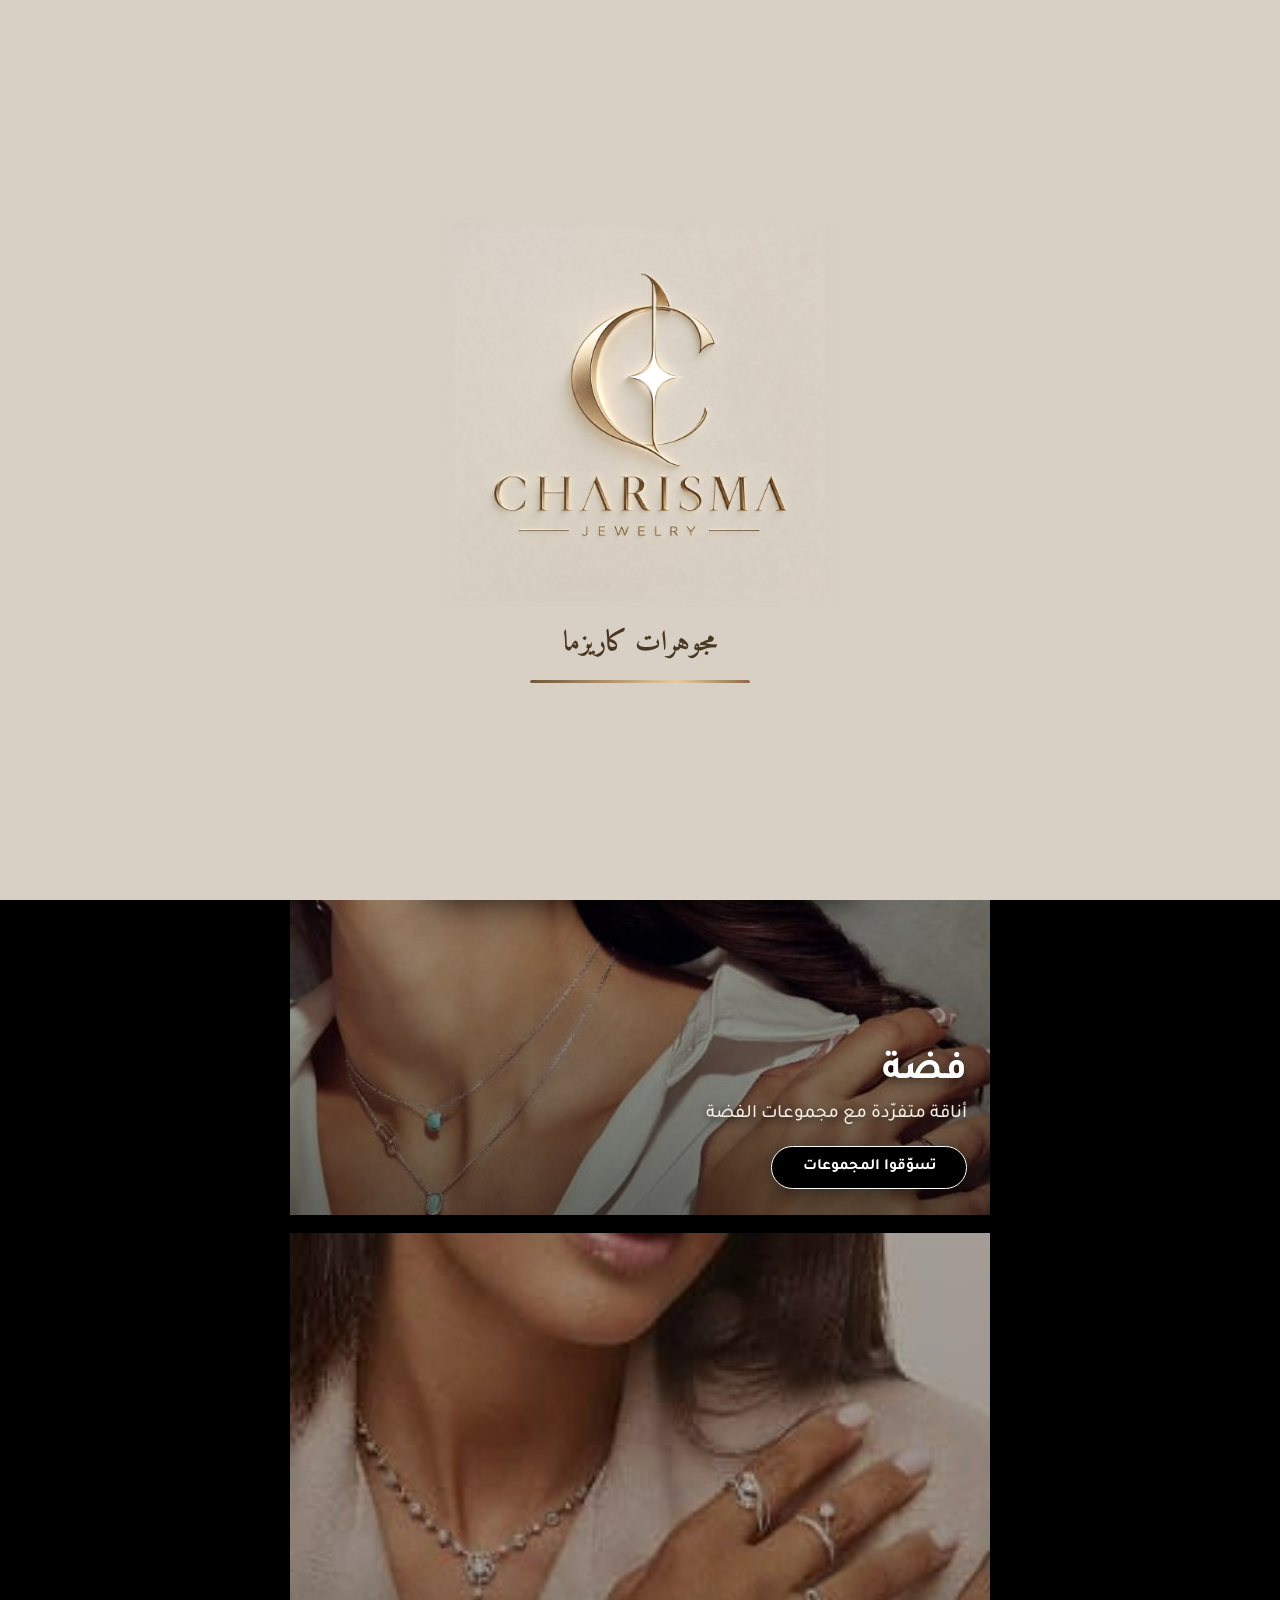
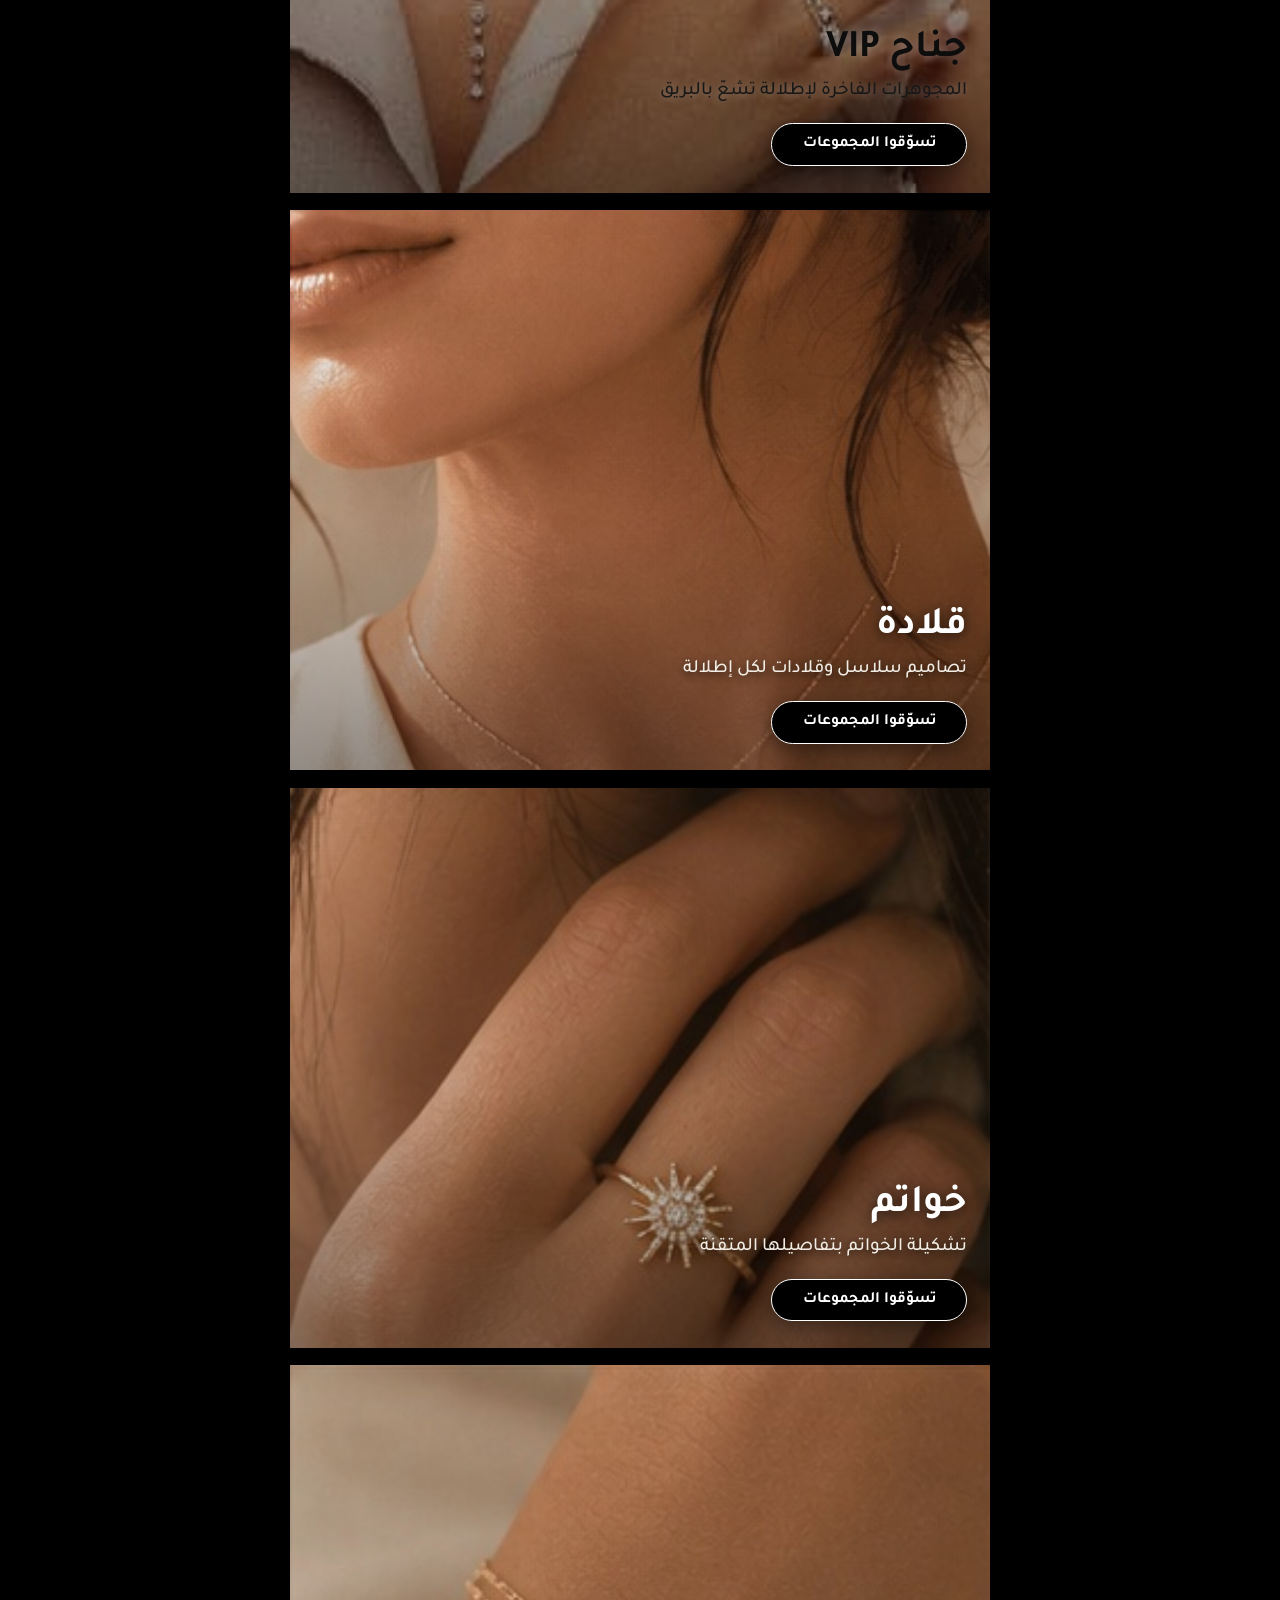
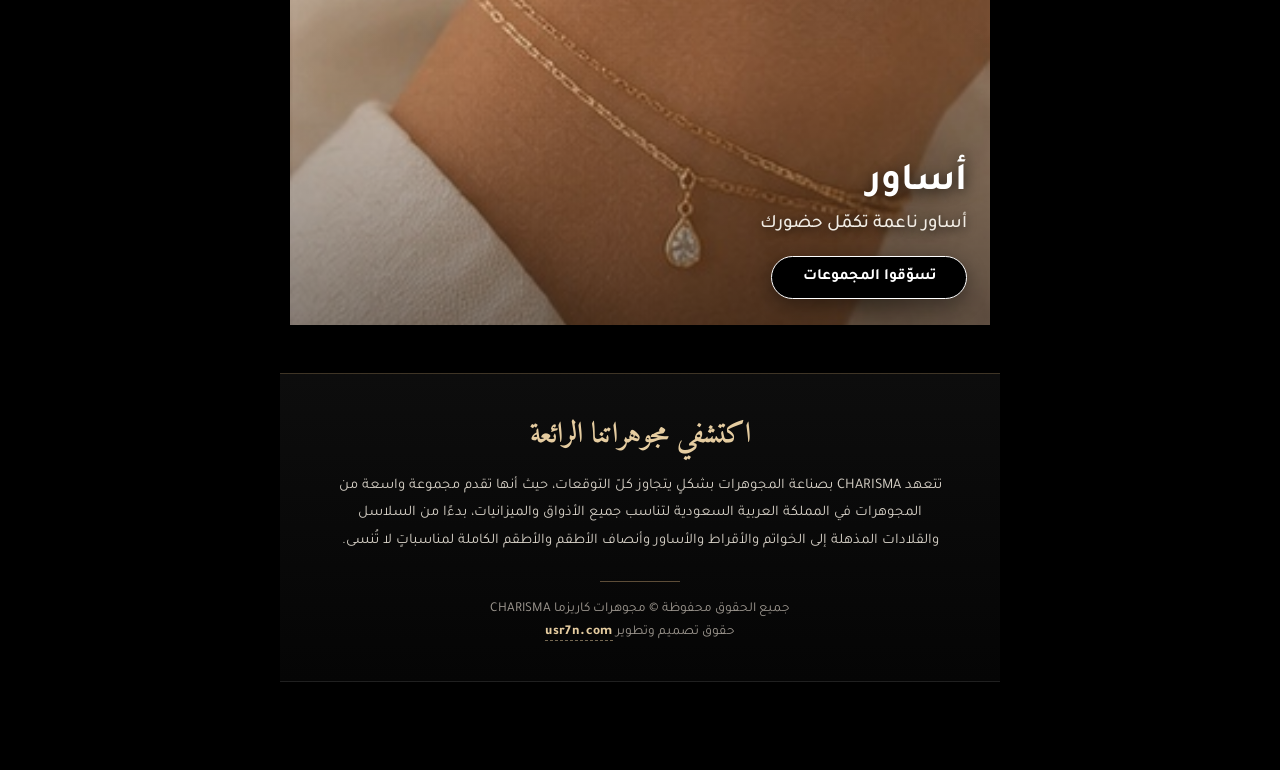
<file: index.html>
<!DOCTYPE html>
<html lang="ar" dir="rtl">
<head>
  <meta charset="UTF-8" />
  <meta name="viewport" content="width=device-width, initial-scale=1.0, maximum-scale=5.0, viewport-fit=cover" />
  <title>مجوهرات كاريزما | CHARISMA JEWELRY</title>
  <link rel="preconnect" href="https://fonts.googleapis.com">
  <link rel="preconnect" href="https://fonts.gstatic.com" crossorigin>
  <link href="https://fonts.googleapis.com/css2?family=Amiri:wght@400;700&family=Cormorant+Garamond:wght@500;600;700&family=Tajawal:wght@300;400;500;700;800&display=swap" rel="stylesheet">

  <style>
    :root {
      --bg-black: #000000;
      --bg-surface: #0D0D0D;
      --bg-card: #141414;
      --bg-elevated: #1C1C1C;
      --splash-bg: #D8D0C5;
      --gold-primary: #C5A373;
      --gold-light: #E5CCA0;
      --gold-dark: #8B6B47;
      --silver-primary: #D4DBE2;
      --text-white: #FFFFFF;
      --text-light: #EAE6DF;
      --text-muted: #9E9890;
      --border-subtle: rgba(255, 255, 255, 0.14);
      --border-gold: rgba(197, 163, 115, 0.45);
    }

    * {
      box-sizing: border-box;
      margin: 0;
      padding: 0;
      -webkit-tap-highlight-color: transparent;
    }

    html {
      scroll-behavior: smooth;
      background-color: var(--bg-black);
      color: var(--text-white);
      font-family: 'Tajawal', sans-serif;
    }

    body {
      background-color: var(--bg-black);
      color: var(--text-white);
      min-height: 100dvh;
      overflow-x: hidden;
      padding-bottom: 5.5rem;
    }

    body.lock-scroll {
      overflow: hidden;
    }

    svg.icon-svg {
      width: 20px;
      height: 20px;
      stroke: currentColor;
      stroke-width: 1.8;
      stroke-linecap: round;
      stroke-linejoin: round;
      fill: none;
      flex-shrink: 0;
    }

    /* ==========================================================================
       1. AUTOMATIC SPLASH SCREEN
       ========================================================================== */
    #splash-screen {
      position: fixed;
      inset: 0;
      z-index: 9999;
      background-color: var(--splash-bg);
      display: flex;
      flex-direction: column;
      align-items: center;
      justify-content: center;
      padding: 1.5rem;
      transition: opacity 0.85s cubic-bezier(0.77, 0, 0.175, 1),
                  visibility 0.85s cubic-bezier(0.77, 0, 0.175, 1);
    }

    #splash-screen.splash-hidden {
      opacity: 0;
      visibility: hidden;
      pointer-events: none;
    }

    .splash-logo-box {
      position: relative;
      width: min(82vw, 390px);
      aspect-ratio: 1 / 1;
      display: flex;
      align-items: center;
      justify-content: center;
      background-color: var(--splash-bg);
    }

    .splash-logo-mask {
      width: 100%;
      height: 100%;
      background-color: var(--splash-bg);
      overflow: hidden;
    }

    .splash-logo-mask img {
      width: 100%;
      height: 100%;
      object-fit: contain;
      display: block;
      animation: splashZoom 3.8s ease-out forwards;
    }

    @keyframes splashZoom {
      0% { transform: scale(0.95); opacity: 0; }
      20% { opacity: 1; }
      100% { transform: scale(1.02); opacity: 1; }
    }

    .splash-diamond-glint {
      position: absolute;
      left: 53.47%;
      top: 40.92%;
      width: 64px;
      height: 64px;
      transform: translate(-50%, -50%);
      pointer-events: none;
      z-index: 4;
    }

    .splash-diamond-glint::before {
      content: '';
      position: absolute;
      inset: 12px;
      border-radius: 50%;
      background: radial-gradient(circle, rgba(255,255,255,0.95) 0%, rgba(248,228,188,0.5) 45%, transparent 72%);
      animation: diamondGlow 2s infinite ease-in-out;
    }

    .splash-diamond-glint svg {
      width: 100%;
      height: 100%;
      filter: drop-shadow(0 0 8px rgba(255, 255, 255, 0.95));
      animation: diamondSpin 3.2s infinite ease-in-out;
    }

    @keyframes diamondGlow {
      0%, 100% { transform: scale(0.75); opacity: 0.55; }
      50% { transform: scale(1.3); opacity: 1; }
    }

    @keyframes diamondSpin {
      0%, 100% { transform: scale(0.65) rotate(0deg); opacity: 0.7; }
      50% { transform: scale(1.1) rotate(45deg); opacity: 1; }
    }

    .splash-loader-wrap {
      margin-top: 0.75rem;
      display: flex;
      flex-direction: column;
      align-items: center;
      gap: 0.75rem;
    }

    .splash-tagline {
      font-family: 'Amiri', serif;
      font-size: clamp(1.35rem, 4.5vw, 1.75rem);
      color: #4A3823;
      font-weight: 700;
    }

    .splash-progress-track {
      width: min(65vw, 220px);
      height: 3px;
      background: rgba(110, 86, 58, 0.22);
      border-radius: 999px;
      overflow: hidden;
    }

    .splash-progress-fill {
      width: 0%;
      height: 100%;
      background: linear-gradient(90deg, #6E563A, #AD8D67, #E5CCA0, #8B6B47);
      border-radius: 999px;
      transition: width 3.4s cubic-bezier(0.22, 1, 0.36, 1);
    }

    /* ==========================================================================
       2. VIP LOGIN GATE MODAL (تظهر فقط عند الضغط على قسم أو زر VIP)
       ========================================================================== */
    .vip-gate-backdrop {
      position: fixed;
      inset: 0;
      z-index: 4000;
      background: rgba(0, 0, 0, 0.88);
      backdrop-filter: blur(16px);
      -webkit-backdrop-filter: blur(16px);
      display: flex;
      align-items: center;
      justify-content: center;
      padding: 1.15rem;
      opacity: 0;
      visibility: hidden;
      transition: all 0.35s ease;
    }

    .vip-gate-backdrop.open {
      opacity: 1;
      visibility: visible;
    }

    .vip-gate-card {
      width: 100%;
      max-width: 420px;
      background: linear-gradient(165deg, #161412 0%, #0A0A0A 100%);
      border: 1px solid var(--border-gold);
      border-radius: 24px;
      padding: 1.85rem 1.45rem;
      box-shadow: 0 24px 60px rgba(0, 0, 0, 0.85), 0 0 35px rgba(197, 163, 115, 0.14);
      text-align: center;
      position: relative;
    }

    .vip-gate-close {
      position: absolute;
      top: 1rem;
      left: 1rem;
      width: 34px;
      height: 34px;
      border-radius: 50%;
      background: rgba(255, 255, 255, 0.07);
      border: 1px solid rgba(255, 255, 255, 0.18);
      color: var(--text-white);
      display: flex;
      align-items: center;
      justify-content: center;
      cursor: pointer;
    }

    .vip-gate-badge {
      display: inline-flex;
      align-items: center;
      gap: 0.4rem;
      padding: 0.3rem 0.9rem;
      border-radius: 999px;
      background: rgba(197, 163, 115, 0.15);
      border: 1px solid var(--border-gold);
      color: var(--gold-light);
      font-size: 0.78rem;
      font-weight: 700;
      margin-bottom: 0.85rem;
    }

    .vip-gate-title {
      font-family: 'Amiri', serif;
      font-size: 1.7rem;
      color: var(--text-white);
      margin-bottom: 0.35rem;
    }

    .vip-gate-sub {
      font-size: 0.85rem;
      color: var(--text-muted);
      line-height: 1.6;
      margin-bottom: 1.35rem;
    }

    .vip-form-group {
      display: flex;
      flex-direction: column;
      gap: 0.75rem;
      margin-bottom: 1rem;
      text-align: right;
    }

    .vip-input-label {
      font-size: 0.78rem;
      color: var(--gold-light);
      font-weight: 700;
      margin-bottom: 0.2rem;
      display: block;
    }

    .vip-input {
      width: 100%;
      background: #141414;
      border: 1px solid rgba(255, 255, 255, 0.18);
      border-radius: 12px;
      padding: 0.78rem 0.95rem;
      color: var(--text-white);
      font-family: 'Tajawal', sans-serif;
      font-size: 0.95rem;
      outline: none;
      transition: border-color 0.2s;
    }

    .vip-input:focus {
      border-color: var(--gold-primary);
    }

    .vip-error-msg {
      color: #F87171;
      font-size: 0.8rem;
      font-weight: 700;
      min-height: 1.2rem;
      margin-bottom: 0.4rem;
    }

    .btn-vip-submit {
      width: 100%;
      background: linear-gradient(135deg, #8B6B47 0%, #C5A373 50%, #E5CCA0 100%);
      color: #140D06;
      border: none;
      border-radius: 999px;
      padding: 0.85rem 1.2rem;
      font-family: 'Tajawal', sans-serif;
      font-size: 0.95rem;
      font-weight: 800;
      cursor: pointer;
      transition: transform 0.2s, box-shadow 0.2s;
      box-shadow: 0 8px 24px rgba(197, 163, 115, 0.3);
    }

    .btn-vip-submit:hover {
      transform: translateY(-1px);
    }

    .vip-divider {
      display: flex;
      align-items: center;
      gap: 0.75rem;
      margin: 1.15rem 0;
      color: var(--text-muted);
      font-size: 0.78rem;
    }

    .vip-divider::before,
    .vip-divider::after {
      content: '';
      flex: 1;
      height: 1px;
      background: rgba(255, 255, 255, 0.12);
    }

    .btn-guest-enter {
      width: 100%;
      background: transparent;
      color: var(--text-white);
      border: 1px solid rgba(255, 255, 255, 0.35);
      border-radius: 999px;
      padding: 0.75rem 1.2rem;
      font-family: 'Tajawal', sans-serif;
      font-size: 0.88rem;
      font-weight: 700;
      cursor: pointer;
      transition: background 0.2s;
    }

    .btn-guest-enter:hover {
      background: rgba(255, 255, 255, 0.08);
    }

    /* ==========================================================================
       3. TOP BAR WITH 3-LINE HAMBURGER MENU (٣ خطوط للفئات)
       ========================================================================== */
    .top-navbar {
      position: sticky;
      top: 0;
      z-index: 1000;
      background: rgba(0, 0, 0, 0.88);
      backdrop-filter: blur(16px);
      -webkit-backdrop-filter: blur(16px);
      border-bottom: 1px solid rgba(255, 255, 255, 0.1);
      padding: 0.75rem 1rem;
    }

    .top-navbar-inner {
      max-width: 980px;
      margin: 0 auto;
      display: flex;
      align-items: center;
      justify-content: space-between;
      gap: 0.75rem;
    }

    .hamburger-btn {
      background: transparent;
      border: 1px solid rgba(255, 255, 255, 0.22);
      color: var(--text-white);
      width: 42px;
      height: 42px;
      border-radius: 12px;
      display: flex;
      flex-direction: column;
      align-items: center;
      justify-content: center;
      gap: 5px;
      cursor: pointer;
      transition: all 0.2s ease;
    }

    .hamburger-btn:hover {
      border-color: var(--gold-primary);
      background: rgba(197, 163, 115, 0.12);
    }

    .hamburger-line {
      width: 20px;
      height: 2px;
      background-color: var(--text-white);
      border-radius: 2px;
      transition: all 0.25s ease;
    }

    .brand-center {
      text-decoration: none;
      color: var(--text-white);
      text-align: center;
      cursor: pointer;
    }

    .brand-center-en {
      display: block;
      font-family: 'Cormorant Garamond', serif;
      font-size: 1.15rem;
      font-weight: 700;
      letter-spacing: 0.22em;
      color: var(--gold-light);
      line-height: 1.1;
    }

    .brand-center-ar {
      display: block;
      font-size: 0.75rem;
      color: var(--text-muted);
      font-weight: 500;
    }

    .nav-left-actions {
      display: flex;
      align-items: center;
      gap: 0.45rem;
    }

    .vip-status-btn {
      background: rgba(197, 163, 115, 0.14);
      border: 1px solid var(--border-gold);
      color: var(--gold-light);
      padding: 0.42rem 0.78rem;
      border-radius: 999px;
      font-family: 'Tajawal', sans-serif;
      font-size: 0.76rem;
      font-weight: 700;
      display: inline-flex;
      align-items: center;
      gap: 0.35rem;
      cursor: pointer;
      transition: all 0.2s;
    }

    .vip-status-btn.vip-active {
      background: linear-gradient(135deg, #8B6B47, #C5A373);
      color: #0D0904;
      border-color: #E5CCA0;
    }

    .cart-icon-btn {
      position: relative;
      background: rgba(255, 255, 255, 0.06);
      border: 1px solid rgba(255, 255, 255, 0.2);
      color: var(--text-white);
      width: 42px;
      height: 42px;
      border-radius: 12px;
      display: flex;
      align-items: center;
      justify-content: center;
      cursor: pointer;
    }

    .cart-badge-pill {
      position: absolute;
      top: -4px;
      left: -4px;
      background: var(--gold-primary);
      color: #000;
      font-size: 0.68rem;
      font-weight: 800;
      min-width: 18px;
      height: 18px;
      border-radius: 999px;
      display: flex;
      align-items: center;
      justify-content: center;
      padding: 0 4px;
    }

    /* ==========================================================================
       4. SLIDE-OUT 3-LINE CATEGORY DRAWER (فضة / ذهب -> خواتم، أساور، قلادة)
       ========================================================================== */
    .menu-backdrop {
      position: fixed;
      inset: 0;
      z-index: 2500;
      background: rgba(0, 0, 0, 0.72);
      backdrop-filter: blur(6px);
      opacity: 0;
      visibility: hidden;
      transition: all 0.3s ease;
    }

    .menu-backdrop.open {
      opacity: 1;
      visibility: visible;
    }

    .side-category-drawer {
      position: fixed;
      top: 0;
      right: 0;
      height: 100dvh;
      width: min(86vw, 340px);
      z-index: 2600;
      background: #0B0B0B;
      border-left: 1px solid var(--border-gold);
      display: flex;
      flex-direction: column;
      transform: translateX(105%);
      transition: transform 0.35s cubic-bezier(0.77, 0, 0.175, 1);
      box-shadow: -16px 0 45px rgba(0, 0, 0, 0.8);
    }

    .side-category-drawer.open {
      transform: translateX(0);
    }

    .drawer-header {
      padding: 1.2rem 1.15rem;
      border-bottom: 1px solid rgba(255, 255, 255, 0.1);
      display: flex;
      align-items: center;
      justify-content: space-between;
    }

    .drawer-title {
      font-family: 'Amiri', serif;
      font-size: 1.35rem;
      color: var(--gold-light);
    }

    .drawer-close-btn {
      background: rgba(255, 255, 255, 0.07);
      border: 1px solid rgba(255, 255, 255, 0.18);
      color: var(--text-white);
      width: 34px;
      height: 34px;
      border-radius: 50%;
      display: flex;
      align-items: center;
      justify-content: center;
      cursor: pointer;
    }

    .drawer-body {
      flex: 1;
      overflow-y: auto;
      padding: 1rem;
      display: flex;
      flex-direction: column;
      gap: 0.65rem;
    }

    .drawer-home-btn {
      width: 100%;
      background: rgba(255, 255, 255, 0.05);
      border: 1px solid rgba(255, 255, 255, 0.12);
      color: var(--text-white);
      padding: 0.85rem 1rem;
      border-radius: 14px;
      font-family: 'Tajawal', sans-serif;
      font-size: 0.96rem;
      font-weight: 700;
      text-align: right;
      display: flex;
      align-items: center;
      justify-content: space-between;
      cursor: pointer;
    }

    .cat-accordion {
      background: #131313;
      border: 1px solid rgba(255, 255, 255, 0.12);
      border-radius: 16px;
      overflow: hidden;
      transition: border-color 0.25s;
    }

    .cat-accordion.open {
      border-color: var(--border-gold);
    }

    .cat-accordion-header {
      width: 100%;
      background: transparent;
      border: none;
      color: var(--text-white);
      padding: 0.95rem 1.05rem;
      font-family: 'Amiri', serif;
      font-size: 1.3rem;
      font-weight: 700;
      display: flex;
      align-items: center;
      justify-content: space-between;
      cursor: pointer;
    }

    .cat-accordion-header span.metal-dot {
      display: inline-block;
      width: 10px;
      height: 10px;
      border-radius: 50%;
      margin-left: 0.55rem;
    }

    .cat-accordion-arrow {
      transition: transform 0.25s ease;
      color: var(--gold-light);
    }

    .cat-accordion.open .cat-accordion-arrow {
      transform: rotate(180deg);
    }

    .cat-accordion-list {
      list-style: none;
      border-top: 1px solid rgba(255, 255, 255, 0.08);
      padding: 0.45rem 0.65rem 0.65rem;
      display: none;
      flex-direction: column;
      gap: 0.3rem;
      background: #0E0E0E;
    }

    .cat-accordion.open .cat-accordion-list {
      display: flex;
    }

    .subcat-item-btn {
      width: 100%;
      background: transparent;
      border: none;
      color: #D8D3CA;
      padding: 0.68rem 0.85rem;
      border-radius: 10px;
      font-family: 'Tajawal', sans-serif;
      font-size: 0.95rem;
      font-weight: 600;
      text-align: right;
      display: flex;
      align-items: center;
      justify-content: space-between;
      cursor: pointer;
      transition: all 0.2s;
    }

    .subcat-item-btn:hover,
    .subcat-item-btn.active {
      background: rgba(197, 163, 115, 0.16);
      color: var(--gold-light);
    }

    .drawer-vip-box {
      margin-top: auto;
      padding: 1rem;
      background: linear-gradient(135deg, rgba(197, 163, 115, 0.16), rgba(139, 107, 71, 0.08));
      border: 1px solid var(--border-gold);
      border-radius: 16px;
      display: flex;
      flex-direction: column;
      gap: 0.55rem;
    }

    /* ==========================================================================
       5. EDITORIAL HOME BANNERS
       ========================================================================== */
    .main-container {
      max-width: 720px;
      margin: 0 auto;
      padding: 0.65rem 0.65rem 1.5rem;
    }

    .view-mode-bar {
      display: flex;
      align-items: center;
      justify-content: space-between;
      gap: 0.5rem;
      margin-bottom: 0.85rem;
      padding: 0.55rem 0.75rem;
      background: #111111;
      border: 1px solid rgba(255, 255, 255, 0.12);
      border-radius: 14px;
    }

    .breadcrumb-text {
      font-size: 0.88rem;
      font-weight: 700;
      color: var(--gold-light);
      display: flex;
      align-items: center;
      gap: 0.4rem;
    }

    .back-home-btn {
      background: #000000;
      color: #FFFFFF;
      border: 1px solid rgba(255, 255, 255, 0.75);
      border-radius: 999px;
      padding: 0.36rem 0.9rem;
      font-family: 'Tajawal', sans-serif;
      font-size: 0.78rem;
      font-weight: 700;
      cursor: pointer;
      display: inline-flex;
      align-items: center;
      gap: 0.3rem;
    }

    .editorial-stack {
      display: flex;
      flex-direction: column;
      gap: 1.1rem;
    }

    .editorial-card {
      position: relative;
      width: 100%;
      height: clamp(390px, 68vw, 560px);
      overflow: hidden;
      background: #181818;
      cursor: pointer;
    }

    .editorial-card img {
      width: 100%;
      height: 100%;
      object-fit: cover;
      object-position: center top;
      display: block;
      transition: transform 0.65s cubic-bezier(0.22, 1, 0.36, 1);
    }

    .editorial-card:hover img {
      transform: scale(1.03);
    }

    .editorial-card-overlay {
      position: absolute;
      inset: 0;
      background: linear-gradient(
        to top,
        rgba(0, 0, 0, 0.38) 0%,
        rgba(0, 0, 0, 0.08) 45%,
        rgba(0, 0, 0, 0.02) 100%
      );
      display: flex;
      flex-direction: column;
      justify-content: flex-end;
      align-items: flex-start;
      padding: 2rem 1.4rem 1.65rem;
      text-align: right;
    }

    .editorial-card.light-tone .editorial-title {
      color: #0D0D0D;
      text-shadow: 0 1px 10px rgba(255, 255, 255, 0.35);
    }

    .editorial-card.light-tone .editorial-subtitle {
      color: #181818;
      text-shadow: 0 1px 8px rgba(255, 255, 255, 0.35);
    }

    .editorial-card.dark-tone .editorial-title {
      color: #FFFFFF;
      text-shadow: 0 2px 14px rgba(0, 0, 0, 0.75);
    }

    .editorial-card.dark-tone .editorial-subtitle {
      color: #F1ECE4;
      text-shadow: 0 2px 10px rgba(0, 0, 0, 0.75);
    }

    .editorial-title {
      font-family: 'Tajawal', sans-serif;
      font-size: clamp(1.85rem, 6vw, 2.45rem);
      font-weight: 700;
      line-height: 1.15;
      margin-bottom: 0.35rem;
    }

    .editorial-subtitle {
      font-size: clamp(0.95rem, 3.3vw, 1.18rem);
      font-weight: 500;
      margin-bottom: 1.1rem;
      line-height: 1.45;
    }

    .btn-editorial-shop {
      background-color: #000000;
      color: #FFFFFF;
      border: 1.3px solid #FFFFFF;
      border-radius: 999px;
      padding: 0.68rem 1.9rem;
      font-family: 'Tajawal', sans-serif;
      font-size: 0.98rem;
      font-weight: 700;
      cursor: pointer;
      display: inline-flex;
      align-items: center;
      justify-content: center;
      gap: 0.45rem;
      box-shadow: 0 6px 20px rgba(0, 0, 0, 0.42);
      transition: transform 0.2s ease, background-color 0.2s ease;
    }

    .btn-editorial-shop:hover {
      transform: scale(1.03);
      background-color: #141414;
    }

    /* ==========================================================================
       6. PRODUCTS CATALOG VIEW
       ========================================================================== */
    .catalog-filter-pills {
      display: flex;
      gap: 0.45rem;
      overflow-x: auto;
      padding-bottom: 0.5rem;
      margin-bottom: 1rem;
      scrollbar-width: none;
    }
    .catalog-filter-pills::-webkit-scrollbar {
      display: none;
    }

    .filter-pill-btn {
      background: #141414;
      color: #CCCCCC;
      border: 1px solid rgba(255, 255, 255, 0.16);
      border-radius: 999px;
      padding: 0.48rem 1.05rem;
      font-family: 'Tajawal', sans-serif;
      font-size: 0.84rem;
      font-weight: 700;
      white-space: nowrap;
      cursor: pointer;
      transition: all 0.2s;
    }

    .filter-pill-btn.active {
      background: #FFFFFF;
      color: #000000;
      border-color: #FFFFFF;
    }

    .filter-pill-btn.vip-pill {
      border-color: var(--gold-primary);
      color: var(--gold-light);
    }

    .filter-pill-btn.vip-pill.active {
      background: linear-gradient(135deg, #8B6B47, #C5A373);
      color: #000000;
      border-color: #E5CCA0;
    }

    .section-group-block {
      margin-bottom: 2.2rem;
    }

    .section-group-header {
      display: flex;
      align-items: center;
      justify-content: space-between;
      margin-bottom: 0.9rem;
      padding-bottom: 0.55rem;
      border-bottom: 1px solid rgba(255, 255, 255, 0.12);
    }

    .section-group-title {
      font-family: 'Amiri', serif;
      font-size: 1.5rem;
      color: var(--text-white);
      display: flex;
      align-items: center;
      gap: 0.5rem;
    }

    .section-group-count {
      font-size: 0.78rem;
      color: var(--gold-light);
      background: rgba(197, 163, 115, 0.14);
      border: 1px solid var(--border-gold);
      padding: 0.2rem 0.7rem;
      border-radius: 999px;
      font-weight: 700;
    }

    .products-grid {
      display: grid;
      grid-template-columns: repeat(2, 1fr);
      gap: 0.85rem;
    }

    .product-card {
      background: var(--bg-card);
      border: 1px solid rgba(255, 255, 255, 0.1);
      border-radius: 16px;
      overflow: hidden;
      display: flex;
      flex-direction: column;
      cursor: pointer;
      transition: transform 0.25s ease, border-color 0.25s ease;
    }

    .product-card:hover {
      transform: translateY(-3px);
      border-color: var(--border-gold);
    }

    .product-img-wrap {
      position: relative;
      width: 100%;
      aspect-ratio: 1 / 1.08;
      background: #1A1A1A;
      overflow: hidden;
    }

    .product-img-wrap img {
      width: 100%;
      height: 100%;
      object-fit: cover;
      display: block;
      transition: transform 0.45s ease;
    }

    .product-card:hover .product-img-wrap img {
      transform: scale(1.05);
    }

    .product-badge-top {
      position: absolute;
      top: 8px;
      right: 8px;
      background: rgba(0, 0, 0, 0.78);
      backdrop-filter: blur(6px);
      color: var(--gold-light);
      border: 1px solid rgba(255, 255, 255, 0.2);
      padding: 0.2rem 0.55rem;
      border-radius: 999px;
      font-size: 0.68rem;
      font-weight: 700;
    }

    .product-info {
      padding: 0.8rem;
      display: flex;
      flex-direction: column;
      gap: 0.4rem;
      flex: 1;
    }

    .product-name {
      font-size: 0.92rem;
      font-weight: 700;
      color: var(--text-white);
      line-height: 1.35;
    }

    .product-meta {
      font-size: 0.74rem;
      color: var(--text-muted);
    }

    .product-bottom {
      margin-top: auto;
      padding-top: 0.5rem;
      border-top: 1px solid rgba(255, 255, 255, 0.08);
      display: flex;
      align-items: center;
      justify-content: space-between;
      gap: 0.4rem;
    }

    .product-price {
      font-size: 0.98rem;
      font-weight: 800;
      color: var(--gold-light);
    }

    .btn-add-bag {
      background: #000000;
      color: #FFFFFF;
      border: 1px solid rgba(255, 255, 255, 0.75);
      border-radius: 999px;
      padding: 0.35rem 0.75rem;
      font-family: 'Tajawal', sans-serif;
      font-size: 0.74rem;
      font-weight: 700;
      cursor: pointer;
      transition: all 0.2s;
    }

    .btn-add-bag:hover {
      background: #FFFFFF;
      color: #000000;
    }

    /* ==========================================================================
       7. SINGLE PRODUCT DETAIL PAGE (صفحة تفاصيل المنتج واختيار المقاس والوصف)
       ========================================================================== */
    .product-detail-card {
      background: #111111;
      border: 1px solid rgba(255, 255, 255, 0.12);
      border-radius: 22px;
      overflow: hidden;
      margin-bottom: 1.75rem;
    }

    .detail-hero-img-box {
      position: relative;
      width: 100%;
      aspect-ratio: 1 / 1.02;
      max-height: 490px;
      background: #191919;
      overflow: hidden;
    }

    .detail-hero-img-box img {
      width: 100%;
      height: 100%;
      object-fit: cover;
      display: block;
    }

    .detail-karat-pill {
      position: absolute;
      top: 14px;
      right: 14px;
      background: rgba(0, 0, 0, 0.82);
      backdrop-filter: blur(8px);
      color: var(--gold-light);
      border: 1px solid var(--border-gold);
      padding: 0.32rem 0.85rem;
      border-radius: 999px;
      font-size: 0.8rem;
      font-weight: 700;
    }

    .detail-body {
      padding: 1.35rem 1.15rem 1.5rem;
      display: flex;
      flex-direction: column;
      gap: 1.15rem;
    }

    .detail-header-row {
      display: flex;
      align-items: flex-start;
      justify-content: space-between;
      gap: 0.75rem;
    }

    .detail-title {
      font-family: 'Amiri', serif;
      font-size: clamp(1.4rem, 4.5vw, 1.75rem);
      color: var(--text-white);
      line-height: 1.3;
    }

    .detail-price {
      font-size: 1.4rem;
      font-weight: 800;
      color: var(--gold-light);
      white-space: nowrap;
    }

    .detail-specs-grid {
      display: grid;
      grid-template-columns: repeat(3, 1fr);
      gap: 0.55rem;
    }

    .detail-spec-item {
      background: #181818;
      border: 1px solid rgba(255, 255, 255, 0.09);
      border-radius: 12px;
      padding: 0.6rem 0.5rem;
      text-align: center;
    }

    .detail-spec-label {
      display: block;
      font-size: 0.72rem;
      color: var(--text-muted);
      margin-bottom: 0.15rem;
    }

    .detail-spec-val {
      font-size: 0.88rem;
      font-weight: 700;
      color: var(--text-white);
    }

    .detail-section-label {
      font-size: 0.86rem;
      font-weight: 700;
      color: var(--gold-light);
      margin-bottom: 0.45rem;
      display: block;
    }

    .detail-description-box {
      background: #161616;
      border: 1px solid rgba(255, 255, 255, 0.08);
      border-radius: 14px;
      padding: 0.95rem 1rem;
      font-size: 0.9rem;
      color: #DDD8D0;
      line-height: 1.75;
    }

    .size-options-wrap {
      display: flex;
      flex-wrap: wrap;
      gap: 0.5rem;
    }

    .size-option-btn {
      min-width: 58px;
      padding: 0.55rem 0.9rem;
      border-radius: 12px;
      background: #171717;
      border: 1px solid rgba(255, 255, 255, 0.18);
      color: var(--text-white);
      font-family: 'Tajawal', sans-serif;
      font-size: 0.86rem;
      font-weight: 700;
      cursor: pointer;
      transition: all 0.2s;
    }

    .size-option-btn.active {
      background: linear-gradient(135deg, #8B6B47, #C5A373);
      color: #0D0904;
      border-color: #E5CCA0;
      box-shadow: 0 4px 15px rgba(197, 163, 115, 0.28);
    }

    .qty-and-gift-row {
      display: flex;
      align-items: center;
      justify-content: space-between;
      gap: 0.75rem;
      flex-wrap: wrap;
    }

    .qty-control {
      display: inline-flex;
      align-items: center;
      background: #171717;
      border: 1px solid rgba(255, 255, 255, 0.16);
      border-radius: 12px;
      overflow: hidden;
    }

    .qty-btn {
      width: 38px;
      height: 38px;
      background: transparent;
      border: none;
      color: var(--text-white);
      font-size: 1.1rem;
      font-weight: 700;
      cursor: pointer;
    }

    .qty-val {
      min-width: 36px;
      text-align: center;
      font-weight: 800;
      font-size: 0.95rem;
    }

    .gift-toggle-label {
      display: inline-flex;
      align-items: center;
      gap: 0.45rem;
      font-size: 0.82rem;
      color: #D8D3CA;
      cursor: pointer;
      background: #171717;
      border: 1px solid rgba(255, 255, 255, 0.12);
      padding: 0.52rem 0.85rem;
      border-radius: 12px;
    }

    .gift-toggle-label input {
      accent-color: var(--gold-primary);
      width: 16px;
      height: 16px;
    }

    .detail-actions-row {
      display: grid;
      grid-template-columns: 1.3fr 1fr;
      gap: 0.65rem;
      margin-top: 0.3rem;
    }

    .btn-buy-now {
      background: #000000;
      color: #FFFFFF;
      border: 1.3px solid #FFFFFF;
      border-radius: 999px;
      padding: 0.85rem 1rem;
      font-family: 'Tajawal', sans-serif;
      font-size: 0.92rem;
      font-weight: 700;
      cursor: pointer;
      transition: all 0.2s;
    }

    .btn-buy-now:hover {
      background: #FFFFFF;
      color: #000000;
    }

    /* ==========================================================================
       8. LUXURY FOOTER SECTION (نص اكتشفي مجوهراتنا الرائعة + حقوق usr7n.com)
       ========================================================================== */
    .site-footer {
      max-width: 720px;
      margin: 1.5rem auto 0;
      padding: 2.2rem 1.25rem 2.5rem;
      background: linear-gradient(180deg, #0D0D0D 0%, #050505 100%);
      border-top: 1px solid rgba(197, 163, 115, 0.3);
      border-bottom: 1px solid rgba(255, 255, 255, 0.08);
      text-align: center;
    }

    .footer-about-title {
      font-family: 'Amiri', serif;
      font-size: clamp(1.45rem, 4.5vw, 1.8rem);
      color: var(--gold-light);
      margin-bottom: 0.85rem;
      font-weight: 700;
    }

    .footer-about-text {
      font-size: 0.92rem;
      color: #D6D0C6;
      line-height: 1.85;
      max-width: 620px;
      margin: 0 auto 1.65rem;
    }

    .footer-divider {
      width: 80px;
      height: 1px;
      background: var(--border-gold);
      margin: 0 auto 1.2rem;
    }

    .footer-credits {
      font-size: 0.85rem;
      color: var(--text-muted);
      display: flex;
      flex-direction: column;
      align-items: center;
      gap: 0.35rem;
    }

    .footer-credits a {
      color: var(--gold-light);
      text-decoration: none;
      font-weight: 800;
      letter-spacing: 0.03em;
      border-bottom: 1px dashed rgba(229, 204, 160, 0.5);
      padding-bottom: 1px;
      transition: color 0.2s;
    }

    .footer-credits a:hover {
      color: #FFFFFF;
    }

    /* ==========================================================================
       9. FLOATING BOTTOM NAVIGATION DOCK
       ========================================================================== */
    .floating-bottom-dock {
      position: fixed;
      bottom: calc(12px + env(safe-area-inset-bottom, 0px));
      left: 50%;
      transform: translateX(-50%);
      z-index: 950;
      width: min(94vw, 440px);
      background: rgba(14, 14, 14, 0.92);
      backdrop-filter: blur(20px);
      -webkit-backdrop-filter: blur(20px);
      border: 1px solid rgba(255, 255, 255, 0.22);
      border-radius: 999px;
      padding: 0.35rem 0.45rem;
      box-shadow: 0 14px 36px rgba(0, 0, 0, 0.75);
      display: flex;
      justify-content: space-between;
      align-items: center;
      gap: 0.2rem;
    }

    .dock-item {
      flex: 1;
      background: transparent;
      border: none;
      color: #BDB8B0;
      padding: 0.5rem 0.3rem;
      border-radius: 999px;
      font-family: 'Tajawal', sans-serif;
      font-size: 0.74rem;
      font-weight: 700;
      display: flex;
      align-items: center;
      justify-content: center;
      gap: 0.3rem;
      cursor: pointer;
      transition: all 0.2s;
    }

    .dock-item.active {
      background: #FFFFFF;
      color: #000000;
    }

    /* ==========================================================================
       10. SHOPPING CART DRAWER & TOAST
       ========================================================================== */
    .cart-drawer {
      position: fixed;
      top: 0;
      left: 0;
      height: 100dvh;
      width: min(100vw, 380px);
      z-index: 2700;
      background: #0E0E0E;
      border-right: 1px solid var(--border-gold);
      display: flex;
      flex-direction: column;
      transform: translateX(-105%);
      transition: transform 0.35s cubic-bezier(0.77, 0, 0.175, 1);
    }

    .cart-drawer.open {
      transform: translateX(0);
    }

    .cart-items-list {
      flex: 1;
      overflow-y: auto;
      padding: 1rem;
      display: flex;
      flex-direction: column;
      gap: 0.7rem;
    }

    .cart-row {
      display: flex;
      align-items: center;
      gap: 0.7rem;
      background: #171717;
      border: 1px solid rgba(255, 255, 255, 0.1);
      padding: 0.6rem;
      border-radius: 12px;
    }

    .cart-row img {
      width: 54px;
      height: 54px;
      border-radius: 8px;
      object-fit: cover;
    }

    .cart-footer {
      padding: 1.1rem;
      border-top: 1px solid rgba(255, 255, 255, 0.12);
      background: #141414;
      display: flex;
      flex-direction: column;
      gap: 0.75rem;
    }

    #toast-container {
      position: fixed;
      bottom: 78px;
      left: 16px;
      right: 16px;
      z-index: 5000;
      pointer-events: none;
      display: flex;
      flex-direction: column;
      align-items: center;
      gap: 0.45rem;
    }

    .toast-msg {
      background: #141414;
      color: #FFFFFF;
      border: 1px solid var(--gold-primary);
      padding: 0.65rem 1.2rem;
      border-radius: 999px;
      font-size: 0.84rem;
      font-weight: 700;
      box-shadow: 0 10px 28px rgba(0, 0, 0, 0.65);
    }
  </style>
</head>
<body class="lock-scroll">

  <!-- ==========================================================================
       1. AUTOMATIC SPLASH SCREEN
       ========================================================================== -->
  <section id="splash-screen" aria-label="شاشة البداية">
    <div class="splash-logo-box">
      <div class="splash-logo-mask">
        <img src="logo_seamless.png" alt="CHARISMA JEWELRY" />
      </div>
      <div class="splash-diamond-glint">
        <svg viewBox="0 0 100 100" fill="none">
          <path d="M50 0 C51.5 40 60 48.5 100 50 C60 51.5 51.5 60 50 100 C48.5 60 40 51.5 0 50 C40 48.5 48.5 40 50 0 Z" fill="#FFFFFF" />
        </svg>
      </div>
    </div>
    <div class="splash-loader-wrap">
      <p class="splash-tagline">مجوهرات كاريزما</p>
      <div class="splash-progress-track">
        <div class="splash-progress-fill" id="splash-progress-fill"></div>
      </div>
    </div>
  </section>

  <!-- ==========================================================================
       2. VIP LOGIN GATE (تظهر فقط عند اختيار قسم أو زر الـ VIP)
       ========================================================================== -->
  <div class="vip-gate-backdrop" id="vip-gate-modal" onclick="if(event.target===this) closeVipGateAsGuest()">
    <div class="vip-gate-card">
      <button type="button" class="vip-gate-close" onclick="closeVipGateAsGuest()" aria-label="إغلاق">
        <svg class="icon-svg" viewBox="0 0 24 24">
          <line x1="18" y1="6" x2="6" y2="18"></line>
          <line x1="6" y1="6" x2="18" y2="18"></line>
        </svg>
      </button>

      <span class="vip-gate-badge">
        <svg class="icon-svg" viewBox="0 0 24 24" style="width:15px;height:15px;">
          <polygon points="12 2 15 9 22 12 15 15 12 22 9 15 2 12 9 9 12 2"></polygon>
        </svg>
        <span>بوابة كبار الشخصيات VIP</span>
      </span>

      <h2 class="vip-gate-title">جناح الـ VIP الخاص</h2>
      <p class="vip-gate-sub">أدخل اسم المستخدم وكلمة المرور لفتح قسم منتجات الـ VIP الحصرية</p>

      <form onsubmit="handleVipLogin(event)">
        <div class="vip-form-group">
          <div>
            <label class="vip-input-label" for="vip-username">اسم المستخدم</label>
            <input type="text" id="vip-username" class="vip-input" placeholder="أدخل اسم المستخدم" autocomplete="off" />
          </div>
          <div>
            <label class="vip-input-label" for="vip-password">كلمة المرور / الكود الخاص</label>
            <input type="password" id="vip-password" class="vip-input" placeholder="••••" autocomplete="off" />
          </div>
        </div>

        <div class="vip-error-msg" id="vip-error-msg"></div>

        <button type="submit" class="btn-vip-submit">دخول جناح الـ VIP الخاص</button>
      </form>

      <div class="vip-divider">أو</div>

      <button type="button" class="btn-guest-enter" onclick="closeVipGateAsGuest()">
        العودة للمتجر العام
      </button>
    </div>
  </div>

  <!-- ==========================================================================
       3. STICKY TOP HEADER WITH 3-LINE MENU (٣ خطوط للفئات)
       ========================================================================== -->
  <header class="top-navbar">
    <div class="top-navbar-inner">
      <!-- 3 Lines Button (٣ خطوط) -->
      <button type="button" class="hamburger-btn" onclick="toggleCategoryDrawer(true)" aria-label="قائمة الفئات">
        <span class="hamburger-line"></span>
        <span class="hamburger-line"></span>
        <span class="hamburger-line"></span>
      </button>

      <!-- Brand Title -->
      <a class="brand-center" onclick="showEditorialHome()">
        <span class="brand-center-en">C H Λ R I S M Λ</span>
        <span class="brand-center-ar">مجوهرات كاريزما</span>
      </a>

      <!-- Left Actions: VIP Gate + Cart -->
      <div class="nav-left-actions">
        <button type="button" class="vip-status-btn" id="vip-header-btn" onclick="handleVipHeaderClick()">
          <svg class="icon-svg" viewBox="0 0 24 24" style="width:15px;height:15px;">
            <rect x="3" y="11" width="18" height="11" rx="2" ry="2"></rect>
            <path d="M7 11V7a5 5 0 0 1 10 0v4"></path>
          </svg>
          <span id="vip-header-label">VIP</span>
        </button>

        <button type="button" class="cart-icon-btn" onclick="toggleCartDrawer(true)" aria-label="الحقيبة">
          <svg class="icon-svg" viewBox="0 0 24 24">
            <path d="M6 2L3 6v14a2 2 0 0 0 2 2h14a2 2 0 0 0 2-2V6l-3-4z"></path>
            <line x1="3" y1="6" x2="21" y2="6"></line>
            <path d="M16 10a4 4 0 0 1-8 0"></path>
          </svg>
          <span class="cart-badge-pill" id="cart-badge-count">0</span>
        </button>
      </div>
    </div>
  </header>

  <!-- ==========================================================================
       4. 3-LINE SLIDE-OUT CATEGORY MENU (فضة: خواتم، أساور، قلادة | ذهب: خواتم، أساور، قلادة)
       ========================================================================== -->
  <div class="menu-backdrop" id="menu-backdrop" onclick="toggleCategoryDrawer(false)"></div>
  <aside class="side-category-drawer" id="category-drawer" aria-label="قائمة الفئات">
    <div class="drawer-header">
      <h3 class="drawer-title">الفئات والأقسام</h3>
      <button type="button" class="drawer-close-btn" onclick="toggleCategoryDrawer(false)" aria-label="إغلاق">
        <svg class="icon-svg" viewBox="0 0 24 24">
          <line x1="18" y1="6" x2="6" y2="18"></line>
          <line x1="6" y1="6" x2="18" y2="18"></line>
        </svg>
      </button>
    </div>

    <div class="drawer-body">
      <button type="button" class="drawer-home-btn" onclick="showEditorialHome(); toggleCategoryDrawer(false);">
        <span>الواجهة الرئيسية (المجموعات)</span>
        <svg class="icon-svg" viewBox="0 0 24 24" style="width:17px;height:17px;">
          <path d="M3 9l9-7 9 7v11a2 2 0 0 1-2 2H5a2 2 0 0 1-2-2z"></path>
        </svg>
      </button>

      <!-- 1. فئة فضة وتنسدل تحتها: خواتم، أساور، قلادة -->
      <div class="cat-accordion open" id="acc-silver">
        <button type="button" class="cat-accordion-header" onclick="toggleAccordion('acc-silver')">
          <span>
            <span class="metal-dot" style="background:#D4DBE2;"></span>
            فضة :
          </span>
          <svg class="icon-svg cat-accordion-arrow" viewBox="0 0 24 24">
            <polyline points="6 9 12 15 18 9"></polyline>
          </svg>
        </button>
        <ul class="cat-accordion-list">
          <li>
            <button type="button" class="subcat-item-btn" onclick="openCategoryCatalog('silver', 'rings')">
              <span>خواتم</span>
              <span style="font-size:0.75rem;color:var(--text-muted);">5 قطع</span>
            </button>
          </li>
          <li>
            <button type="button" class="subcat-item-btn" onclick="openCategoryCatalog('silver', 'bracelets')">
              <span>أساور</span>
              <span style="font-size:0.75rem;color:var(--text-muted);">5 قطع</span>
            </button>
          </li>
          <li>
            <button type="button" class="subcat-item-btn" onclick="openCategoryCatalog('silver', 'necklaces')">
              <span>قلادة</span>
              <span style="font-size:0.75rem;color:var(--text-muted);">5 قطع</span>
            </button>
          </li>
          <li>
            <button type="button" class="subcat-item-btn" onclick="openCategoryCatalog('silver', 'all')" style="color:var(--silver-primary);">
              <span>عرض كل مجموعات الفضة</span>
            </button>
          </li>
        </ul>
      </div>

      <!-- 2. فئة ذهب وينسدل تحتها نفس الشيء: خواتم، أساور، قلادة -->
      <div class="cat-accordion open" id="acc-gold">
        <button type="button" class="cat-accordion-header" onclick="toggleAccordion('acc-gold')">
          <span>
            <span class="metal-dot" style="background:#C5A373;"></span>
            ذهب :
          </span>
          <svg class="icon-svg cat-accordion-arrow" viewBox="0 0 24 24">
            <polyline points="6 9 12 15 18 9"></polyline>
          </svg>
        </button>
        <ul class="cat-accordion-list">
          <li>
            <button type="button" class="subcat-item-btn" onclick="openCategoryCatalog('gold', 'rings')">
              <span>خواتم</span>
              <span style="font-size:0.75rem;color:var(--text-muted);">8 قطع</span>
            </button>
          </li>
          <li>
            <button type="button" class="subcat-item-btn" onclick="openCategoryCatalog('gold', 'bracelets')">
              <span>أساور</span>
              <span style="font-size:0.75rem;color:var(--text-muted);">8 قطع</span>
            </button>
          </li>
          <li>
            <button type="button" class="subcat-item-btn" onclick="openCategoryCatalog('gold', 'necklaces')">
              <span>قلادة</span>
              <span style="font-size:0.75rem;color:var(--text-muted);">11 قطعة</span>
            </button>
          </li>
          <li>
            <button type="button" class="subcat-item-btn" onclick="openCategoryCatalog('gold', 'all')" style="color:var(--gold-light);">
              <span>عرض كل مجموعات الذهب</span>
            </button>
          </li>
        </ul>
      </div>

      <!-- VIP Exclusive Box inside Drawer -->
      <div class="drawer-vip-box">
        <div style="display:flex;align-items:center;justify-content:space-between;">
          <strong style="color:var(--gold-light);font-size:0.92rem;">قسم الـ VIP الخاص</strong>
          <span id="drawer-vip-status" style="font-size:0.72rem;color:var(--text-muted);">مقفل بالكود</span>
        </div>
        <p style="font-size:0.78rem;color:#CCC;line-height:1.5;">منتجات حصرية لأعضاء VIP فقط</p>
        <button type="button" class="btn-vip-submit" style="padding:0.6rem;font-size:0.84rem;" onclick="toggleCategoryDrawer(false); accessVipSection();">
          <span id="drawer-vip-btn-text">دخول جناح الـ VIP</span>
        </button>
      </div>
    </div>
  </aside>

  <!-- ==========================================================================
       5. MAIN CONTENT AREA (EDITORIAL HOME + CATALOG + PRODUCT DETAIL PAGE)
       ========================================================================== -->
  <main class="main-container">

    <!-- A. EDITORIAL HOME VIEW (نفس تصميم الصورة المرفقة بالضبط) -->
    <section id="editorial-home-view" class="editorial-stack">
      <!-- 1. قسم الذهب -->
      <article class="editorial-card light-tone" onclick="openCategoryCatalog('gold', 'all')">
        <img src="assets/banners/hero_gold.jpg" alt="ذهب" />
        <div class="editorial-card-overlay">
          <h2 class="editorial-title">ذهب</h2>
          <p class="editorial-subtitle">سرّ التألق مع مجموعات الذهب</p>
          <button type="button" class="btn-editorial-shop">تسوّقوا المجموعات</button>
        </div>
      </article>

      <!-- 2. قسم الفضة -->
      <article class="editorial-card dark-tone" onclick="openCategoryCatalog('silver', 'all')">
        <img src="assets/banners/hero_silver.jpg" alt="فضة" />
        <div class="editorial-card-overlay">
          <h2 class="editorial-title">فضة</h2>
          <p class="editorial-subtitle">أناقة متفرّدة مع مجموعات الفضة</p>
          <button type="button" class="btn-editorial-shop">تسوّقوا المجموعات</button>
        </div>
      </article>

      <!-- 3. قسم الـ VIP الخاص (لا تفتح البوابة إلا عند الضغط عليه) -->
      <article class="editorial-card light-tone" onclick="accessVipSection()">
        <img src="assets/banners/hero_vip.jpg" alt="مجموعات VIP" />
        <div class="editorial-card-overlay">
          <h2 class="editorial-title">جناح VIP</h2>
          <p class="editorial-subtitle">المجوهرات الفاخرة لإطلالة تشعّ بالبريق</p>
          <button type="button" class="btn-editorial-shop">تسوّقوا المجموعات</button>
        </div>
      </article>

      <!-- 4. قسم القلادات والسلاسل -->
      <article class="editorial-card dark-tone" onclick="openCategoryCatalog('gold', 'necklaces')">
        <img src="assets/products/necklace_8.jpg" alt="قلادة" />
        <div class="editorial-card-overlay">
          <h2 class="editorial-title">قلادة</h2>
          <p class="editorial-subtitle">تصاميم سلاسل وقلادات لكل إطلالة</p>
          <button type="button" class="btn-editorial-shop">تسوّقوا المجموعات</button>
        </div>
      </article>

      <!-- 5. قسم الخواتم -->
      <article class="editorial-card dark-tone" onclick="openCategoryCatalog('gold', 'rings')">
        <img src="assets/products/ring_1.jpg" alt="خواتم" />
        <div class="editorial-card-overlay">
          <h2 class="editorial-title">خواتم</h2>
          <p class="editorial-subtitle">تشكيلة الخواتم بتفاصيلها المتقنة</p>
          <button type="button" class="btn-editorial-shop">تسوّقوا المجموعات</button>
        </div>
      </article>

      <!-- 6. قسم الأساور -->
      <article class="editorial-card dark-tone" onclick="openCategoryCatalog('gold', 'bracelets')">
        <img src="assets/products/bracelet_6.jpg" alt="أساور" />
        <div class="editorial-card-overlay">
          <h2 class="editorial-title">أساور</h2>
          <p class="editorial-subtitle">أساور ناعمة تكمّل حضورك</p>
          <button type="button" class="btn-editorial-shop">تسوّقوا المجموعات</button>
        </div>
      </article>
    </section>

    <!-- B. PRODUCTS CATALOG VIEW -->
    <section id="catalog-products-view" style="display:none;">
      <div class="view-mode-bar">
        <div class="breadcrumb-text" id="catalog-breadcrumb">ذهب • الكل</div>
        <button type="button" class="back-home-btn" onclick="showEditorialHome()">
          <span>العودة للأقسام</span>
        </button>
      </div>

      <div class="catalog-filter-pills" id="catalog-sub-pills"></div>
      <div id="catalog-products-container"></div>
    </section>

    <!-- C. SINGLE PRODUCT DETAIL PAGE (تفتح عند الضغط على صورة أو بطاقة أي منتج) -->
    <section id="product-detail-view" style="display:none;">
      <div class="view-mode-bar">
        <div class="breadcrumb-text" id="detail-breadcrumb">تفاصيل القطعة</div>
        <button type="button" class="back-home-btn" onclick="backToCatalogFromDetail()">
          <span>العودة للمنتجات</span>
        </button>
      </div>

      <div id="product-detail-container"></div>
    </section>

  </main>

  <!-- ==========================================================================
       6. FOOTER SECTION (النص التعريفي + حقوق تصميم وتطوير usr7n.com)
       ========================================================================== -->
  <footer class="site-footer">
    <h2 class="footer-about-title">اكتشفي مجوهراتنا الرائعة</h2>
    <p class="footer-about-text">
      تتعهد CHARISMA بصناعة المجوهرات بشكلٍ يتجاوز كلّ التوقعات، حيث أنها تقدم مجموعة واسعة من المجوهرات في المملكة العربية السعودية لتناسب جميع الأذواق والميزانيات، بدءًا من السلاسل والقلادات المذهلة إلى الخواتم والأقراط والأساور وأنصاف الأطقم والأطقم الكاملة لمناسباتٍ لا تُنسى.
    </p>
    <div class="footer-divider"></div>
    <div class="footer-credits">
      <span>جميع الحقوق محفوظة &copy; مجوهرات كاريزما CHARISMA</span>
      <span>حقوق تصميم وتطوير <a href="https://usr7n.com" target="_blank" rel="noopener noreferrer">usr7n.com</a></span>
    </div>
  </footer>

  <!-- ==========================================================================
       7. FLOATING BOTTOM NAVIGATION DOCK
       ========================================================================== -->
  <nav class="floating-bottom-dock" aria-label="التنقل السريع">
    <button type="button" class="dock-item active" id="dock-home" onclick="showEditorialHome()">
      <span>الرئيسية</span>
    </button>
    <button type="button" class="dock-item" id="dock-gold" onclick="openCategoryCatalog('gold', 'all')">
      <span>ذهب</span>
    </button>
    <button type="button" class="dock-item" id="dock-silver" onclick="openCategoryCatalog('silver', 'all')">
      <span>فضة</span>
    </button>
    <button type="button" class="dock-item" id="dock-vip" onclick="accessVipSection()">
      <span>VIP</span>
    </button>
  </nav>

  <!-- ==========================================================================
       8. SHOPPING CART DRAWER
       ========================================================================== -->
  <div class="menu-backdrop" id="cart-backdrop" onclick="toggleCartDrawer(false)"></div>
  <aside class="cart-drawer" id="cart-drawer" aria-label="حقيبة التسوق">
    <div class="drawer-header">
      <h3 class="drawer-title">حقيبة التسوق</h3>
      <button type="button" class="drawer-close-btn" onclick="toggleCartDrawer(false)" aria-label="إغلاق">
        <svg class="icon-svg" viewBox="0 0 24 24">
          <line x1="18" y1="6" x2="6" y2="18"></line>
          <line x1="6" y1="6" x2="18" y2="18"></line>
        </svg>
      </button>
    </div>

    <div class="cart-items-list" id="cart-items-list"></div>

    <div class="cart-footer">
      <div style="display:flex;justify-content:space-between;align-items:center;font-weight:800;font-size:1.05rem;">
        <span>الإجمالي:</span>
        <span id="cart-total-sar" style="color:var(--gold-light);">0 ر.س</span>
      </div>
      <button type="button" class="btn-vip-submit" onclick="checkoutOrder()">إتمام الطلب</button>
    </div>
  </aside>

  <div id="toast-container"></div>

  <!-- ==========================================================================
       9. STOREFRONT JAVASCRIPT
       ========================================================================== -->
  <script>
    /* --- VIP Authentication State (User: usr7n | Pass: 1234) --- */
    let isVipAuthenticated = false;
    let currentMetal = 'gold';      // 'gold' | 'silver' | 'vip'
    let currentSubcategory = 'all'; // 'all' | 'rings' | 'bracelets' | 'necklaces'
    let selectedProductSize = '';
    let selectedProductQty = 1;
    let cart = [];

    /* --- Individual Products Database --- */
    const PRODUCTS = [
      /* ==================== 1. ذهب -> خواتم (8 منتجات منفصلة) ==================== */
      {
        id: 'g-ring-1', metal: 'gold', sub: 'rings', subLabel: 'خواتم ذهب',
        title: 'خاتم ذهب إشراقة الشمس', karat: '18K', weight: '2.4 جم', price: 980,
        image: 'assets/products/ring_1.jpg',
        desc: 'خاتم ذهب ناعم بتصميم إشراقة الشمس المتألقة، مصنوع بدقة عالية ليمنح يدك حضوراً أنيقاً ولمعاناً لافتاً في الإطلالات اليومية والمناسبات.'
      },
      {
        id: 'g-ring-2', metal: 'gold', sub: 'rings', subLabel: 'خواتم ذهب',
        title: 'خاتم ذهب زهرة البرسيم', karat: '18K', weight: '2.1 جم', price: 890,
        image: 'assets/products/ring_2.jpg',
        desc: 'خاتم ذهب بتصميم زهرة البرسيم الرباعية الرقيقة، يجمع بين البساطة والفخامة بلمسة مصقولة تناسب الذوق العصري الرفيع.'
      },
      {
        id: 'g-ring-3', metal: 'gold', sub: 'rings', subLabel: 'خواتم ذهب',
        title: 'خاتم ذهب صف النجوم', karat: '18K', weight: '2.6 جم', price: 1050,
        image: 'assets/products/ring_3.jpg',
        desc: 'خاتم ذهب مصمم بصف متناغم من الزخارف النجمية المضيئة، مثالي للارتداء منفرداً أو تنسيقه مع خواتم أخرى.'
      },
      {
        id: 'g-ring-4', metal: 'gold', sub: 'rings', subLabel: 'خواتم ذهب',
        title: 'خاتم ذهب الهلال الملكي', karat: '21K', weight: '2.8 جم', price: 1190,
        image: 'assets/products/ring_4.jpg',
        desc: 'خاتم ذهب عيار 21 بتصميم الهلال العربي الأصيل، صياغة متقنة تبرز جمال التفاصيل وتمنحك لمسة متفرّدة.'
      },
      {
        id: 'g-ring-5', metal: 'gold', sub: 'rings', subLabel: 'خواتم ذهب',
        title: 'خاتم ذهب السوليتير الناعم', karat: '18K', weight: '1.9 جم', price: 820,
        image: 'assets/products/ring_5.jpg',
        desc: 'خاتم ذهب كلاسيكي ناعم يتوسطه فص مركزي أنيق، خفيف ومريح للارتداء اليومي المستمر.'
      },
      {
        id: 'g-ring-6', metal: 'gold', sub: 'rings', subLabel: 'خواتم ذهب',
        title: 'خاتم ذهب الفراشة المشرقة', karat: '18K', weight: '2.3 جم', price: 950,
        image: 'assets/products/ring_6.jpg',
        desc: 'خاتم ذهب أنثوي بتصميم الفراشة الرقيقة بأجنحة متقنة الصياغة، يضفي لمسة ناعمة ومميزة على إطلالتك.'
      },
      {
        id: 'g-ring-7', metal: 'gold', sub: 'rings', subLabel: 'خواتم ذهب',
        title: 'خاتم ذهب الصدف والنجمة', karat: '21K', weight: '3.1 جم', price: 1280,
        image: 'assets/products/ring_7.jpg',
        desc: 'خاتم ذهب فاخر بقرص بيضاوي مطعم بالصدف الأبيض الطبيعي تتوسطه نجمة كاريزما الذهبية.'
      },
      {
        id: 'g-ring-8', metal: 'gold', sub: 'rings', subLabel: 'خواتم ذهب',
        title: 'خاتم ذهب الثلاث نجمات', karat: '18K', weight: '2.2 جم', price: 910,
        image: 'assets/products/ring_8.jpg',
        desc: 'خاتم ذهب رقيق مزين بثلاث نجمات متجاورة بتفاصيل دقيقة تمنح بريقاً هادئاً وجذاباً.'
      },

      /* ==================== 2. ذهب -> أساور (8 منتجات منفصلة) ==================== */
      {
        id: 'g-brc-1', metal: 'gold', sub: 'bracelets', subLabel: 'أساور ذهب',
        title: 'سوار ذهب إشراقة الشمس', karat: '18K', weight: '3.4 جم', price: 1380,
        image: 'assets/products/bracelet_1.jpg',
        desc: 'سوار ذهب بسلسلة متينة تتوسطها حلية إشراقة الشمس الفاخرة، مزود بحلقات تحكم لتعديل المقاس بسهولة.'
      },
      {
        id: 'g-brc-2', metal: 'gold', sub: 'bracelets', subLabel: 'أساور ذهب',
        title: 'سوار ذهب النقاط المضيئة', karat: '18K', weight: '3.1 جم', price: 1260,
        image: 'assets/products/bracelet_2.jpg',
        desc: 'سوار ذهب ناعم موزع عليه خمس نقاط متلألئة بتناغم أنيق يناسب المعصم ويمنحه إشراقة هادئة.'
      },
      {
        id: 'g-brc-3', metal: 'gold', sub: 'bracelets', subLabel: 'أساور ذهب',
        title: 'سوار ذهب زهور البرسيم', karat: '18K', weight: '3.8 جم', price: 1520,
        image: 'assets/products/bracelet_3.jpg',
        desc: 'سوار ذهب فاخر مزين بزهور البرسيم المتتابعة على طول السلسلة، قطعة مثالية للإهداء والمناسبات.'
      },
      {
        id: 'g-brc-4', metal: 'gold', sub: 'bracelets', subLabel: 'أساور ذهب',
        title: 'سوار ذهب الهلال الناعم', karat: '21K', weight: '3.5 جم', price: 1460,
        image: 'assets/products/bracelet_4.jpg',
        desc: 'سوار ذهب عيار 21 يتوسطه هلال أنيق مصقول بعناية، يجمع بين الأصالة والنعومة.'
      },
      {
        id: 'g-brc-5', metal: 'gold', sub: 'bracelets', subLabel: 'أساور ذهب',
        title: 'سوار ذهب النقطة الواحدة', karat: '18K', weight: '2.7 جم', price: 1120,
        image: 'assets/products/bracelet_5.jpg',
        desc: 'سوار ذهب يومي بسيط بنقطة مركزية لامعة وإطار دائري متقن، عملي ومثالي للتنسيق مع الساعة.'
      },
      {
        id: 'g-brc-6', metal: 'gold', sub: 'bracelets', subLabel: 'أساور ذهب',
        title: 'سوار ذهب الطبقتين بدمعة', karat: '21K', weight: '4.6 جم', price: 1890,
        image: 'assets/products/bracelet_6.jpg',
        desc: 'سوار ذهب مزدوج بطبقتين متناغمتين تتدلى منهما قطرة ماسية الشكل تضفي حركة جذابة على المعصم.'
      },
      {
        id: 'g-brc-7', metal: 'gold', sub: 'bracelets', subLabel: 'أساور ذهب',
        title: 'سوار ذهب النجمات المتلألئة', karat: '18K', weight: '3.6 جم', price: 1440,
        image: 'assets/products/bracelet_7.jpg',
        desc: 'سوار ذهب مرصع بنجمات كاريزما المميزة على مسافات متساوية ليمنح معصمك بريقاً من كل زاوية.'
      },
      {
        id: 'g-brc-8', metal: 'gold', sub: 'bracelets', subLabel: 'أساور ذهب',
        title: 'سوار ذهب لوح الصدف والنجمة', karat: '21K', weight: '4.2 جم', price: 1750,
        image: 'assets/products/bracelet_8.jpg',
        desc: 'سوار ذهب بسلسلة حلقات مترابطة يتوسطها إطار مستطيل مطعم بالصدف الطبيعي ونجمة ذهبية.'
      },

      /* ==================== 3. ذهب -> قلادة (11 منتجاً منفصلاً) ==================== */
      {
        id: 'g-neck-1', metal: 'gold', sub: 'necklaces', subLabel: 'قلادة ذهب',
        title: 'قلادة ذهب إشراقة الشمس', karat: '18K', weight: '4.2 جم', price: 1680,
        image: 'assets/products/necklace_1.jpg',
        desc: 'قلادة ذهب بتصميم إشراقة الشمس الأيقوني من كاريزما، تنسدل بنعومة لتبرز جمال العنق في كل مناسبة.'
      },
      {
        id: 'g-neck-2', metal: 'gold', sub: 'necklaces', subLabel: 'قلادة ذهب',
        title: 'قلادة ذهب الهلال المضيء', karat: '18K', weight: '3.9 جم', price: 1560,
        image: 'assets/products/necklace_2.jpg',
        desc: 'قلادة ذهب ناعمة بدلاية الهلال القمري المصقول، خيار رائع للإطلالات اليومية الراقية والهدايا المميزة.'
      },
      {
        id: 'g-neck-3', metal: 'gold', sub: 'necklaces', subLabel: 'قلادة ذهب',
        title: 'قلادة ذهب زهرة الربيع', karat: '18K', weight: '3.7 جم', price: 1490,
        image: 'assets/products/necklace_3.jpg',
        desc: 'قلادة ذهب رقيقة تتوسطها زهرة رباعية البتلات بتشطيب لامع يعكس الضوء بجاذبية.'
      },
      {
        id: 'g-neck-4', metal: 'gold', sub: 'necklaces', subLabel: 'قلادة ذهب',
        title: 'قلادة ذهب الدمعة الكلاسيكية', karat: '18K', weight: '3.8 جم', price: 1520,
        image: 'assets/products/necklace_4.jpg',
        desc: 'قلادة ذهب كلاسيكية بدلاية على شكل دمعة محاطة بهالة دقيقة تزيدها فخامة وتألقاً.'
      },
      {
        id: 'g-neck-5', metal: 'gold', sub: 'necklaces', subLabel: 'قلادة ذهب',
        title: 'قلادة ذهب مدار النجوم', karat: '18K', weight: '4.4 جم', price: 1760,
        image: 'assets/products/necklace_5.jpg',
        desc: 'قلادة ذهب مستوحاة من مدار النجوم، تجمع عدة نجمات متدرجة الحجم في قوس أنيق حول العنق.'
      },
      {
        id: 'g-neck-6', metal: 'gold', sub: 'necklaces', subLabel: 'قلادة ذهب',
        title: 'قلادة ذهب الهالة الدائرية', karat: '18K', weight: '4.0 جم', price: 1610,
        image: 'assets/products/necklace_6.jpg',
        desc: 'قلادة ذهب بدلاية دائرية متقنة محاطة بإطار مضفر يمنحها طابعاً كلاسيكياً خالداً.'
      },
      {
        id: 'g-neck-7', metal: 'gold', sub: 'necklaces', subLabel: 'قلادة ذهب',
        title: 'قلادة ذهب الفراشة الناعمة', karat: '18K', weight: '4.1 جم', price: 1650,
        image: 'assets/products/necklace_7.jpg',
        desc: 'قلادة ذهب بدلاية الفراشة المفرغة بتفاصيل دقيقة، تمنح إطلالتك لمسة من الأنوثة والجمال.'
      },
      {
        id: 'g-neck-8', metal: 'gold', sub: 'necklaces', subLabel: 'قلادة ذهب',
        title: 'قلادة ذهب النجمة المنسدلة', karat: '21K', weight: '5.5 جم', price: 2240,
        image: 'assets/products/necklace_8.jpg',
        desc: 'قلادة ذهب عيار 21 بتصميم حرف Y المنسدل، تجمع بين نجمة كاريزما في الأعلى وقطرة متدلية ساحرة.'
      },
      {
        id: 'g-neck-9', metal: 'gold', sub: 'necklaces', subLabel: 'قلادة ذهب',
        title: 'قلادة ذهب القلب المصقول', karat: '21K', weight: '4.8 جم', price: 1960,
        image: 'assets/products/necklace_9.jpg',
        desc: 'قلادة ذهب عيار 21 بدلاية القلب البارز المصقول كالمرآة، قطعة تعبّر عن الذوق الرفيع.'
      },
      {
        id: 'g-neck-10', metal: 'gold', sub: 'necklaces', subLabel: 'قلادة ذهب',
        title: 'قلادة ذهب نجمة كاريزما', karat: '21K', weight: '4.9 جم', price: 1990,
        image: 'assets/products/necklace_10.jpg',
        desc: 'الإصدار الخاص من قلادة نجمة كاريزما الذهبية بأشعتها المتناظرة وسلسلتها اللامعة.'
      },
      {
        id: 'g-neck-11', metal: 'gold', sub: 'necklaces', subLabel: 'قلادة ذهب',
        title: 'قلادة ذهب طبقتين سوليتير وقلب', karat: '18K', weight: '5.2 جم', price: 2100,
        image: 'assets/products/necklace_11.jpg',
        desc: 'قلادة ذهب مزدوجة من طبقتين متكاملتين، تجمع بين الدائرة الكلاسيكية في الطبقة الأولى والقلب المفرغ في الثانية.'
      },

      /* ==================== 4. فضة -> خواتم (5 منتجات) ==================== */
      {
        id: 's-ring-1', metal: 'silver', sub: 'rings', subLabel: 'خواتم فضة',
        title: 'خاتم فضة بحجر الفيروز', karat: '925', weight: '3.2 جم', price: 290,
        image: 'assets/products/silver_ring_hero.jpg',
        desc: 'خاتم فضة إسترليني عيار 925 مرصع بحجر الفيروز الطبيعي ذي اللون السماوي الجذاب.'
      },
      {
        id: 's-ring-2', metal: 'silver', sub: 'rings', subLabel: 'خواتم فضة',
        title: 'طقم خواتم فضة إسترليني', karat: '925', weight: '5.4 جم', price: 460,
        image: 'assets/products/silver_ring_vip.jpg',
        desc: 'تشكيلة خواتم فضة إسترليني عيار 925 مطلية بالروديوم الفاخر للمعان يدوم طويلاً.'
      },
      {
        id: 's-ring-3', metal: 'silver', sub: 'rings', subLabel: 'خواتم فضة',
        title: 'خاتم فضة السوليتير الكلاسيكي', karat: '925', weight: '2.5 جم', price: 240,
        image: 'assets/products/silver_ring_1.jpg',
        desc: 'خاتم فضة ناعم عيار 925 بتصميم السوليتير الأنيق، مثالي للإطلالات اليومية.'
      },
      {
        id: 's-ring-4', metal: 'silver', sub: 'rings', subLabel: 'خواتم فضة',
        title: 'خاتم فضة الفراشة المشرقة', karat: '925', weight: '2.8 جم', price: 260,
        image: 'assets/products/silver_ring_2.jpg',
        desc: 'خاتم فضة عيار 925 بتصميم الفراشة المصقولة بعناية فائقة.'
      },
      {
        id: 's-ring-5', metal: 'silver', sub: 'rings', subLabel: 'خواتم فضة',
        title: 'خاتم فضة الصدف والنجمة', karat: '925', weight: '3.4 جم', price: 310,
        image: 'assets/products/silver_ring_3.jpg',
        desc: 'خاتم فضة إسترليني عيار 925 يتوسطه قرص الصدف الطبيعي مع نجمة بارزة.'
      },

      /* ==================== 5. فضة -> أساور (5 منتجات) ==================== */
      {
        id: 's-brc-1', metal: 'silver', sub: 'bracelets', subLabel: 'أساور فضة',
        title: 'سوار فضة مزدوج بالفيروز', karat: '925', weight: '4.8 جم', price: 380,
        image: 'assets/products/silver_brc_hero.jpg',
        desc: 'سوار فضة إسترليني عيار 925 بطبقتين مزينتين بأحجار الفيروز الساحرة.'
      },
      {
        id: 's-brc-2', metal: 'silver', sub: 'bracelets', subLabel: 'أساور فضة',
        title: 'سوار فضة تنس مع نجمة', karat: '925', weight: '6.1 جم', price: 490,
        image: 'assets/products/silver_brc_vip.jpg',
        desc: 'سوار فضة مزدوج يجمع بين خط التنس اللامع وسلسلة النجمات الناعمة.'
      },
      {
        id: 's-brc-3', metal: 'silver', sub: 'bracelets', subLabel: 'أساور فضة',
        title: 'سوار فضة النقطة الواحدة', karat: '925', weight: '3.2 جم', price: 270,
        image: 'assets/products/silver_brc_1.jpg',
        desc: 'سوار فضة عيار 925 بتصميم هادئ وأنيق يناسب جميع الأوقات.'
      },
      {
        id: 's-brc-4', metal: 'silver', sub: 'bracelets', subLabel: 'أساور فضة',
        title: 'سوار فضة الطبقتين بدمعة', karat: '925', weight: '4.5 جم', price: 360,
        image: 'assets/products/silver_brc_2.jpg',
        desc: 'سوار فضة عيار 925 من سلسلتين متداخلتين مع حلية الدمعة المتدلية.'
      },
      {
        id: 's-brc-5', metal: 'silver', sub: 'bracelets', subLabel: 'أساور فضة',
        title: 'سوار فضة النجمات المتلألئة', karat: '925', weight: '3.9 جم', price: 330,
        image: 'assets/products/silver_brc_3.jpg',
        desc: 'سوار فضة عيار 925 مزين بنجمات متتابعة تضفي بريقاً مميزاً على المعصم.'
      },

      /* ==================== 6. فضة -> قلادة (5 منتجات) ==================== */
      {
        id: 's-neck-1', metal: 'silver', sub: 'necklaces', subLabel: 'قلادة فضة',
        title: 'قلادة فضة طبقات بالفيروز', karat: '925', weight: '6.5 جم', price: 520,
        image: 'assets/products/silver_neck_hero.jpg',
        desc: 'قلادة فضة إسترليني عيار 925 متعددة الطبقات مطعمة بحجر الفيروز وحلقات عصرية.'
      },
      {
        id: 's-neck-2', metal: 'silver', sub: 'necklaces', subLabel: 'قلادة فضة',
        title: 'عقد فضة ملكي منسدل', karat: '925', weight: '8.2 جم', price: 680,
        image: 'assets/products/silver_neck_vip.jpg',
        desc: 'عقد فضة إسترليني فاخر بتصميم منسدل للمناسبات والسهرات المميزة.'
      },
      {
        id: 's-neck-3', metal: 'silver', sub: 'necklaces', subLabel: 'قلادة فضة',
        title: 'قلادة فضة الهالة الدائرية', karat: '925', weight: '4.2 جم', price: 350,
        image: 'assets/products/silver_neck_1.jpg',
        desc: 'قلادة فضة عيار 925 بدلاية دائرية كلاسيكية وسلسلة ناعمة.'
      },
      {
        id: 's-neck-4', metal: 'silver', sub: 'necklaces', subLabel: 'قلادة فضة',
        title: 'قلادة فضة الفراشة الناعمة', karat: '925', weight: '4.4 جم', price: 370,
        image: 'assets/products/silver_neck_2.jpg',
        desc: 'قلادة فضة عيار 925 بدلاية الفراشة المتقنة لإطلالة أنثوية رقيقة.'
      },
      {
        id: 's-neck-5', metal: 'silver', sub: 'necklaces', subLabel: 'قلادة فضة',
        title: 'قلادة فضة النجمة المنسدلة', karat: '925', weight: '5.1 جم', price: 430,
        image: 'assets/products/silver_neck_3.jpg',
        desc: 'قلادة فضة عيار 925 بتصميم النجمة والقطرة المنسدلة.'
      },

      /* ==================== 7. منتجات الـ VIP المفصولة والحصرية (9 قطع) ==================== */
      {
        id: 'vip-1', metal: 'vip', sub: 'necklaces', subLabel: 'VIP حصري',
        title: 'عقد VIP أغصان الزيتون المنسدل', karat: '21K VIP', weight: '18.4 جم', price: 7850,
        image: 'assets/products/vip_necklace_1.jpg',
        desc: 'عقد ملكي حصري لجناح VIP بتصميم أغصان الزيتون المتفرعة مع قطرة منسدلة، صياغة فاخرة لمناسبات لا تُنسى.'
      },
      {
        id: 'vip-2', metal: 'vip', sub: 'necklaces', subLabel: 'VIP حصري',
        title: 'قلادة VIP القطع الزمردي الملكي', karat: '21K VIP', weight: '11.2 جم', price: 4890,
        image: 'assets/products/vip_necklace_2.jpg',
        desc: 'قلادة VIP فاخرة بقطع زمردي مستطيل محاط بإطار ماسي التصميم على سلسلة ذهب عيار 21.'
      },
      {
        id: 'vip-3', metal: 'vip', sub: 'necklaces', subLabel: 'VIP حصري',
        title: 'عقد VIP الزهور الملكي بدمعة', karat: '21K VIP', weight: '22.6 جم', price: 9650,
        image: 'assets/products/vip_necklace_3.jpg',
        desc: 'عقد سهرات ملكي كامل مؤلف من وحدات زهرية متشابكة تنتهي بدمعة مركزية فائقة الفخامة.'
      },
      {
        id: 'vip-4', metal: 'vip', sub: 'necklaces', subLabel: 'VIP حصري',
        title: 'قلادة VIP الهالة الملكية المزدوجة', karat: '21K VIP', weight: '10.5 جم', price: 4520,
        image: 'assets/products/vip_necklace_4.jpg',
        desc: 'قلادة VIP بهالة دائرية مزدوجة وحامل علوي مرصع، تجمع بين الرصانة والفخامة الملكية.'
      },
      {
        id: 'vip-5', metal: 'vip', sub: 'necklaces', subLabel: 'VIP حصري',
        title: 'عقد VIP الفراشة المنسدل الطويل', karat: '21K VIP', weight: '13.8 جم', price: 5900,
        image: 'assets/products/vip_necklace_5.jpg',
        desc: 'عقد VIP بتصميم الفراشة الملكية مع سلسلة طويلة منسدلة تنتهي بقطرة متلألئة.'
      },
      {
        id: 'vip-6', metal: 'vip', sub: 'necklaces', subLabel: 'VIP حصري',
        title: 'طوق VIP الذهب الملكي بدمعة', karat: '21K VIP', weight: '19.5 جم', price: 8400,
        image: 'assets/products/vip_necklace_6.jpg',
        desc: 'طوق ذهب صلب مصقول بانحناءة هندسية فاخرة حول العنق تتدلى من منتصفه دمعة ملكية.'
      },
      {
        id: 'vip-7', metal: 'vip', sub: 'necklaces', subLabel: 'VIP حصري',
        title: 'قلادة VIP الطبقتين الملكية', karat: '21K VIP', weight: '12.4 جم', price: 5350,
        image: 'assets/products/vip_necklace_7.jpg',
        desc: 'قلادة VIP مزدوجة الطبقات بتناسق مدروس يمنح عنقك إطلالة متكاملة دون الحاجة لتنسيق قطع إضافية.'
      },
      {
        id: 'vip-8', metal: 'vip', sub: 'necklaces', subLabel: 'VIP حصري',
        title: 'عقد VIP التنس الملكي الفاخر', karat: '21K VIP', weight: '26.0 جم', price: 11200,
        image: 'assets/products/vip_necklace_8.jpg',
        desc: 'أفخم عقود جناح VIP، مصمم بصف كامل من القطع المستطيلة المتراصة مع قلادة مركزية.'
      },
      {
        id: 'vip-9', metal: 'vip', sub: 'necklaces', subLabel: 'VIP حصري',
        title: 'عقد VIP زهور البرسيم المتناغمة', karat: '21K VIP', weight: '15.2 جم', price: 6480,
        image: 'assets/products/vip_necklace_9.jpg',
        desc: 'عقد VIP فاخر تتوزع على سلسلته وحدات زهرة البرسيم بحجم متدرج يتوسطها العنصر الأكبر.'
      }
    ];

    /* --- Initialization & Splash Screen (لا تفتح بوابة الـ VIP تلقائياً، تفتح الصفحة الرئيسية مباشرة) --- */
    window.addEventListener('DOMContentLoaded', () => {
      const fill = document.getElementById('splash-progress-fill');
      const splash = document.getElementById('splash-screen');

      requestAnimationFrame(() => {
        if (fill) fill.style.width = '100%';
      });

      setTimeout(() => {
        if (splash) splash.classList.add('splash-hidden');
        document.body.classList.remove('lock-scroll');
      }, 3600);

      renderCart();
    });

    /* --- VIP Gate Logic (تفتح فقط عند اختيار قسم أو زر VIP) --- */
    function openVipGateModal() {
      document.getElementById('vip-error-msg').textContent = '';
      document.getElementById('vip-gate-modal').classList.add('open');
      document.body.classList.add('lock-scroll');
    }

    function closeVipGateAsGuest() {
      document.getElementById('vip-gate-modal').classList.remove('open');
      document.body.classList.remove('lock-scroll');
    }

    function handleVipLogin(e) {
      e.preventDefault();
      const user = document.getElementById('vip-username').value.trim();
      const pass = document.getElementById('vip-password').value.trim();
      const errEl = document.getElementById('vip-error-msg');

      if (user === 'usr7n' && pass === '1234') {
        isVipAuthenticated = true;
        errEl.textContent = '';
        document.getElementById('vip-gate-modal').classList.remove('open');
        document.body.classList.remove('lock-scroll');
        updateVipStatusUI();
        openCategoryCatalog('vip', 'all');
        showToast('مرحباً usr7n • تم فتح جناح منتجات الـ VIP الخاصة');
      } else {
        errEl.textContent = 'بيانات الدخول غير صحيحة، يرجى التأكد من اسم المستخدم وكلمة المرور';
      }
    }

    function handleVipHeaderClick() {
      if (isVipAuthenticated) {
        openCategoryCatalog('vip', 'all');
      } else {
        openVipGateModal();
      }
    }

    function accessVipSection() {
      if (isVipAuthenticated) {
        openCategoryCatalog('vip', 'all');
      } else {
        openVipGateModal();
      }
    }

    function updateVipStatusUI() {
      const headerBtn = document.getElementById('vip-header-btn');
      const headerLabel = document.getElementById('vip-header-label');
      const drawerStatus = document.getElementById('drawer-vip-status');
      const drawerBtnText = document.getElementById('drawer-vip-btn-text');

      if (isVipAuthenticated) {
        headerBtn.classList.add('vip-active');
        headerLabel.textContent = 'VIP • usr7n';
        drawerStatus.textContent = 'مفعّل (usr7n)';
        drawerStatus.style.color = '#E5CCA0';
        drawerBtnText.textContent = 'تصفح منتجات الـ VIP الحصرية';
      } else {
        headerBtn.classList.remove('vip-active');
        headerLabel.textContent = 'VIP';
        drawerStatus.textContent = 'مقفل بالكود';
        drawerBtnText.textContent = 'دخول جناح الـ VIP';
      }
    }

    /* --- 3-Line Category Drawer & Accordions --- */
    function toggleCategoryDrawer(open) {
      document.getElementById('category-drawer').classList.toggle('open', open);
      document.getElementById('menu-backdrop').classList.toggle('open', open);
    }

    function toggleAccordion(accId) {
      const el = document.getElementById(accId);
      if (el) el.classList.toggle('open');
    }

    /* --- Navigation Between Views (Home / Catalog / Product Detail Page) --- */
    function showEditorialHome() {
      document.getElementById('editorial-home-view').style.display = 'flex';
      document.getElementById('catalog-products-view').style.display = 'none';
      document.getElementById('product-detail-view').style.display = 'none';
      setActiveDock('dock-home');
      window.scrollTo({ top: 0, behavior: 'smooth' });
    }

    function openCategoryCatalog(metal, sub) {
      if (metal === 'vip' && !isVipAuthenticated) {
        openVipGateModal();
        return;
      }

      currentMetal = metal;
      currentSubcategory = sub || 'all';

      toggleCategoryDrawer(false);
      document.getElementById('editorial-home-view').style.display = 'none';
      document.getElementById('product-detail-view').style.display = 'none';
      document.getElementById('catalog-products-view').style.display = 'block';

      if (metal === 'gold') setActiveDock('dock-gold');
      else if (metal === 'silver') setActiveDock('dock-silver');
      else if (metal === 'vip') setActiveDock('dock-vip');

      renderCatalogView();
      window.scrollTo({ top: 0, behavior: 'smooth' });
    }

    function backToCatalogFromDetail() {
      document.getElementById('product-detail-view').style.display = 'none';
      document.getElementById('editorial-home-view').style.display = 'none';
      document.getElementById('catalog-products-view').style.display = 'block';
      window.scrollTo({ top: 0, behavior: 'smooth' });
    }

    function setActiveDock(activeId) {
      ['dock-home', 'dock-gold', 'dock-silver', 'dock-vip'].forEach(id => {
        const el = document.getElementById(id);
        if (el) el.classList.toggle('active', id === activeId);
      });
    }

    function renderCatalogView() {
      const breadcrumbEl = document.getElementById('catalog-breadcrumb');
      const pillsEl = document.getElementById('catalog-sub-pills');
      const containerEl = document.getElementById('catalog-products-container');

      const metalNames = {
        gold: 'مجموعات الذهب',
        silver: 'مجموعات الفضة',
        vip: 'جناح الـ VIP الخاص (usr7n)'
      };
      const subNames = {
        all: 'الكل',
        rings: 'خواتم',
        bracelets: 'أساور',
        necklaces: 'قلادة'
      };

      breadcrumbEl.textContent = `${metalNames[currentMetal]} • ${subNames[currentSubcategory]}`;

      if (currentMetal === 'vip') {
        pillsEl.innerHTML = `
          <button type="button" class="filter-pill-btn vip-pill active">عروض ومجموعات VIP الحصرية (9 قطع)</button>
          <button type="button" class="filter-pill-btn" onclick="openCategoryCatalog('gold', 'all')">الانتقال للذهب</button>
          <button type="button" class="filter-pill-btn" onclick="openCategoryCatalog('silver', 'all')">الانتقال للفضة</button>
        `;
      } else {
        pillsEl.innerHTML = `
          <button type="button" class="filter-pill-btn ${currentSubcategory === 'all' ? 'active' : ''}" onclick="openCategoryCatalog('${currentMetal}', 'all')">الكل</button>
          <button type="button" class="filter-pill-btn ${currentSubcategory === 'rings' ? 'active' : ''}" onclick="openCategoryCatalog('${currentMetal}', 'rings')">خواتم</button>
          <button type="button" class="filter-pill-btn ${currentSubcategory === 'bracelets' ? 'active' : ''}" onclick="openCategoryCatalog('${currentMetal}', 'bracelets')">أساور</button>
          <button type="button" class="filter-pill-btn ${currentSubcategory === 'necklaces' ? 'active' : ''}" onclick="openCategoryCatalog('${currentMetal}', 'necklaces')">قلادة</button>
        `;
      }

      const subOrder = currentMetal === 'vip'
        ? [{ id: 'necklaces', title: 'مقتنيات الـ VIP الحصرية' }]
        : [
            { id: 'rings', title: 'خواتم' },
            { id: 'bracelets', title: 'أساور' },
            { id: 'necklaces', title: 'قلادة' }
          ];

      const groupsToRender = currentSubcategory === 'all'
        ? subOrder
        : subOrder.filter(g => g.id === currentSubcategory);

      let html = '';

      groupsToRender.forEach(group => {
        const items = PRODUCTS.filter(p => p.metal === currentMetal && p.sub === group.id);
        if (items.length > 0) {
          html += `
            <div class="section-group-block">
              <div class="section-group-header">
                <h3 class="section-group-title">${group.title}</h3>
                <span class="section-group-count">${items.length} منتجات</span>
              </div>
              <div class="products-grid">
                ${items.map(item => `
                  <article class="product-card" onclick="openProductDetailPage('${item.id}')">
                    <div class="product-img-wrap">
                      <span class="product-badge-top">${item.karat}</span>
                      <img src="${item.image}" alt="${item.title}" loading="lazy" />
                    </div>
                    <div class="product-info">
                      <h4 class="product-name">${item.title}</h4>
                      <span class="product-meta">الوزن: ${item.weight}</span>
                      <div class="product-bottom">
                        <span class="product-price">${item.price.toLocaleString('en-US')} ر.س</span>
                        <button type="button" class="btn-add-bag" onclick="event.stopPropagation(); openProductDetailPage('${item.id}')">التفاصيل والمقاس</button>
                      </div>
                    </div>
                  </article>
                `).join('')}
              </div>
            </div>
          `;
        }
      });

      containerEl.innerHTML = html;
    }

    /* --- Single Product Detail Page (صفحة المنتج المستقلة مع اختيار المقاس والوصف) --- */
    function getSizesForProduct(prod) {
      if (prod.sub === 'rings') {
        return {
          label: 'اختاري مقاس الخاتم:',
          options: ['مقاس 5', 'مقاس 6', 'مقاس 7', 'مقاس 8', 'مقاس 9']
        };
      }
      if (prod.sub === 'bracelets') {
        return {
          label: 'اختاري مقاس السوار:',
          options: ['16 سم', '17 سم', '18 سم', '19 سم']
        };
      }
      return {
        label: 'اختاري طول السلسال / القلادة:',
        options: ['40 سم', '42 سم', '45 سم', '50 سم']
      };
    }

    function openProductDetailPage(productId) {
      const prod = PRODUCTS.find(p => p.id === productId);
      if (!prod) return;

      currentMetal = prod.metal;
      const sizeConfig = getSizesForProduct(prod);
      selectedProductSize = sizeConfig.options[1] || sizeConfig.options[0];
      selectedProductQty = 1;

      document.getElementById('editorial-home-view').style.display = 'none';
      document.getElementById('catalog-products-view').style.display = 'none';
      document.getElementById('product-detail-view').style.display = 'block';

      document.getElementById('detail-breadcrumb').textContent = `${prod.subLabel} • ${prod.title}`;

      const metalTypeLabel = prod.metal === 'silver' ? 'فضة إسترليني 925' : 'ذهب أصلي مضمون';
      const relatedItems = PRODUCTS.filter(p => p.metal === prod.metal && p.sub === prod.sub && p.id !== prod.id).slice(0, 4);

      const container = document.getElementById('product-detail-container');
      container.innerHTML = `
        <div class="product-detail-card">
          <div class="detail-hero-img-box">
            <span class="detail-karat-pill">عيار ${prod.karat}</span>
            <img src="${prod.image}" alt="${prod.title}" />
          </div>

          <div class="detail-body">
            <div class="detail-header-row">
              <h2 class="detail-title">${prod.title}</h2>
              <span class="detail-price">${prod.price.toLocaleString('en-US')} ر.س</span>
            </div>

            <div class="detail-specs-grid">
              <div class="detail-spec-item">
                <span class="detail-spec-label">العيار</span>
                <span class="detail-spec-val">${prod.karat}</span>
              </div>
              <div class="detail-spec-item">
                <span class="detail-spec-label">الوزن التقريبي</span>
                <span class="detail-spec-val">${prod.weight}</span>
              </div>
              <div class="detail-spec-item">
                <span class="detail-spec-label">المعدن</span>
                <span class="detail-spec-val">${metalTypeLabel}</span>
              </div>
            </div>

            <div>
              <span class="detail-section-label">${sizeConfig.label}</span>
              <div class="size-options-wrap" id="detail-size-options">
                ${sizeConfig.options.map(sz => `
                  <button type="button" class="size-option-btn ${sz === selectedProductSize ? 'active' : ''}"
                          onclick="selectDetailSize('${sz}', this)">${sz}</button>
                `).join('')}
              </div>
            </div>

            <div>
              <span class="detail-section-label">وصف القطعة:</span>
              <div class="detail-description-box">
                ${prod.desc}
              </div>
            </div>

            <div class="qty-and-gift-row">
              <div>
                <span class="detail-section-label" style="margin-bottom:0.3rem;">الكمية:</span>
                <div class="qty-control">
                  <button type="button" class="qty-btn" onclick="changeDetailQty(-1)">-</button>
                  <span class="qty-val" id="detail-qty-val">1</span>
                  <button type="button" class="qty-btn" onclick="changeDetailQty(1)">+</button>
                </div>
              </div>

              <label class="gift-toggle-label">
                <input type="checkbox" id="detail-gift-wrap" checked />
                <span>تغليف علبة كاريزما الفاخرة للإهداء</span>
              </label>
            </div>

            <div class="detail-actions-row">
              <button type="button" class="btn-vip-submit" onclick="addDetailProductToCart('${prod.id}', false)">
                إضافة إلى الحقيبة
              </button>
              <button type="button" class="btn-buy-now" onclick="addDetailProductToCart('${prod.id}', true)">
                شراء الآن
              </button>
            </div>
          </div>
        </div>

        ${relatedItems.length > 0 ? `
          <div class="section-group-block">
            <div class="section-group-header">
              <h3 class="section-group-title" style="font-size:1.25rem;">قطع مشابهة من نفس القسم</h3>
            </div>
            <div class="products-grid">
              ${relatedItems.map(item => `
                <article class="product-card" onclick="openProductDetailPage('${item.id}')">
                  <div class="product-img-wrap">
                    <span class="product-badge-top">${item.karat}</span>
                    <img src="${item.image}" alt="${item.title}" loading="lazy" />
                  </div>
                  <div class="product-info">
                    <h4 class="product-name">${item.title}</h4>
                    <span class="product-meta">الوزن: ${item.weight}</span>
                    <div class="product-bottom">
                      <span class="product-price">${item.price.toLocaleString('en-US')} ر.س</span>
                      <span class="btn-add-bag">عرض</span>
                    </div>
                  </div>
                </article>
              `).join('')}
            </div>
          </div>
        ` : ''}
      `;

      window.scrollTo({ top: 0, behavior: 'smooth' });
    }

    function selectDetailSize(sizeVal, btnEl) {
      selectedProductSize = sizeVal;
      document.querySelectorAll('#detail-size-options .size-option-btn').forEach(b => b.classList.remove('active'));
      if (btnEl) btnEl.classList.add('active');
    }

    function changeDetailQty(delta) {
      selectedProductQty = Math.max(1, selectedProductQty + delta);
      const el = document.getElementById('detail-qty-val');
      if (el) el.textContent = selectedProductQty;
    }

    function addDetailProductToCart(productId, openCartImmediately) {
      const prod = PRODUCTS.find(p => p.id === productId);
      if (!prod) return;
      const giftWrap = document.getElementById('detail-gift-wrap')?.checked;

      for (let i = 0; i < selectedProductQty; i++) {
        cart.push({
          ...prod,
          chosenSize: selectedProductSize,
          giftWrap: !!giftWrap
        });
      }

      renderCart();
      if (openCartImmediately) {
        toggleCartDrawer(true);
      } else {
        showToast(`تمت إضافة "${prod.title}" (${selectedProductSize}) إلى الحقيبة`);
      }
    }

    /* --- Shopping Cart --- */
    function addToCart(productId) {
      const prod = PRODUCTS.find(p => p.id === productId);
      if (!prod) return;
      const defaultSize = getSizesForProduct(prod).options[1];
      cart.push({ ...prod, chosenSize: defaultSize, giftWrap: true });
      renderCart();
      showToast(`تمت إضافة "${prod.title}" إلى الحقيبة`);
    }

    function removeFromCart(index) {
      cart.splice(index, 1);
      renderCart();
    }

    function toggleCartDrawer(open) {
      document.getElementById('cart-drawer').classList.toggle('open', open);
      document.getElementById('cart-backdrop').classList.toggle('open', open);
    }

    function renderCart() {
      const badge = document.getElementById('cart-badge-count');
      const list = document.getElementById('cart-items-list');
      const totalEl = document.getElementById('cart-total-sar');

      badge.textContent = cart.length;

      if (cart.length === 0) {
        list.innerHTML = `<p style="text-align:center;color:var(--text-muted);margin-top:2.5rem;">الحقيبة فارغة حالياً</p>`;
        totalEl.textContent = '0 ر.س';
        return;
      }

      let sum = 0;
      list.innerHTML = cart.map((item, idx) => {
        sum += item.price;
        return `
          <div class="cart-row">
            <img src="${item.image}" alt="${item.title}" />
            <div style="flex:1;min-width:0;">
              <strong style="font-size:0.86rem;display:block;color:#FFF;">${item.title}</strong>
              <span style="font-size:0.74rem;color:var(--text-muted);">${item.karat} • ${item.chosenSize || item.weight}</span>
              <strong style="font-size:0.88rem;color:var(--gold-light);display:block;margin-top:2px;">${item.price.toLocaleString('en-US')} ر.س</strong>
            </div>
            <button type="button" onclick="removeFromCart(${idx})" style="background:none;border:none;color:#F87171;cursor:pointer;padding:4px;" aria-label="حذف">
              <svg class="icon-svg" viewBox="0 0 24 24" style="width:16px;height:16px;">
                <line x1="18" y1="6" x2="6" y2="18"></line>
                <line x1="6" y1="6" x2="18" y2="18"></line>
              </svg>
            </button>
          </div>
        `;
      }).join('');

      totalEl.textContent = `${sum.toLocaleString('en-US')} ر.س`;
    }

    function checkoutOrder() {
      if (cart.length === 0) {
        showToast('الحقيبة فارغة، اختر قطعة أولاً');
        return;
      }
      toggleCartDrawer(false);
      showToast('تم استلام طلبك بنجاح');
    }

    function showToast(text) {
      const container = document.getElementById('toast-container');
      const el = document.createElement('div');
      el.className = 'toast-msg';
      el.textContent = text;
      container.appendChild(el);
      setTimeout(() => {
        el.style.opacity = '0';
        el.style.transition = 'opacity 0.3s';
        setTimeout(() => el.remove(), 300);
      }, 2400);
    }
  </script>
</body>
</html>
</file>
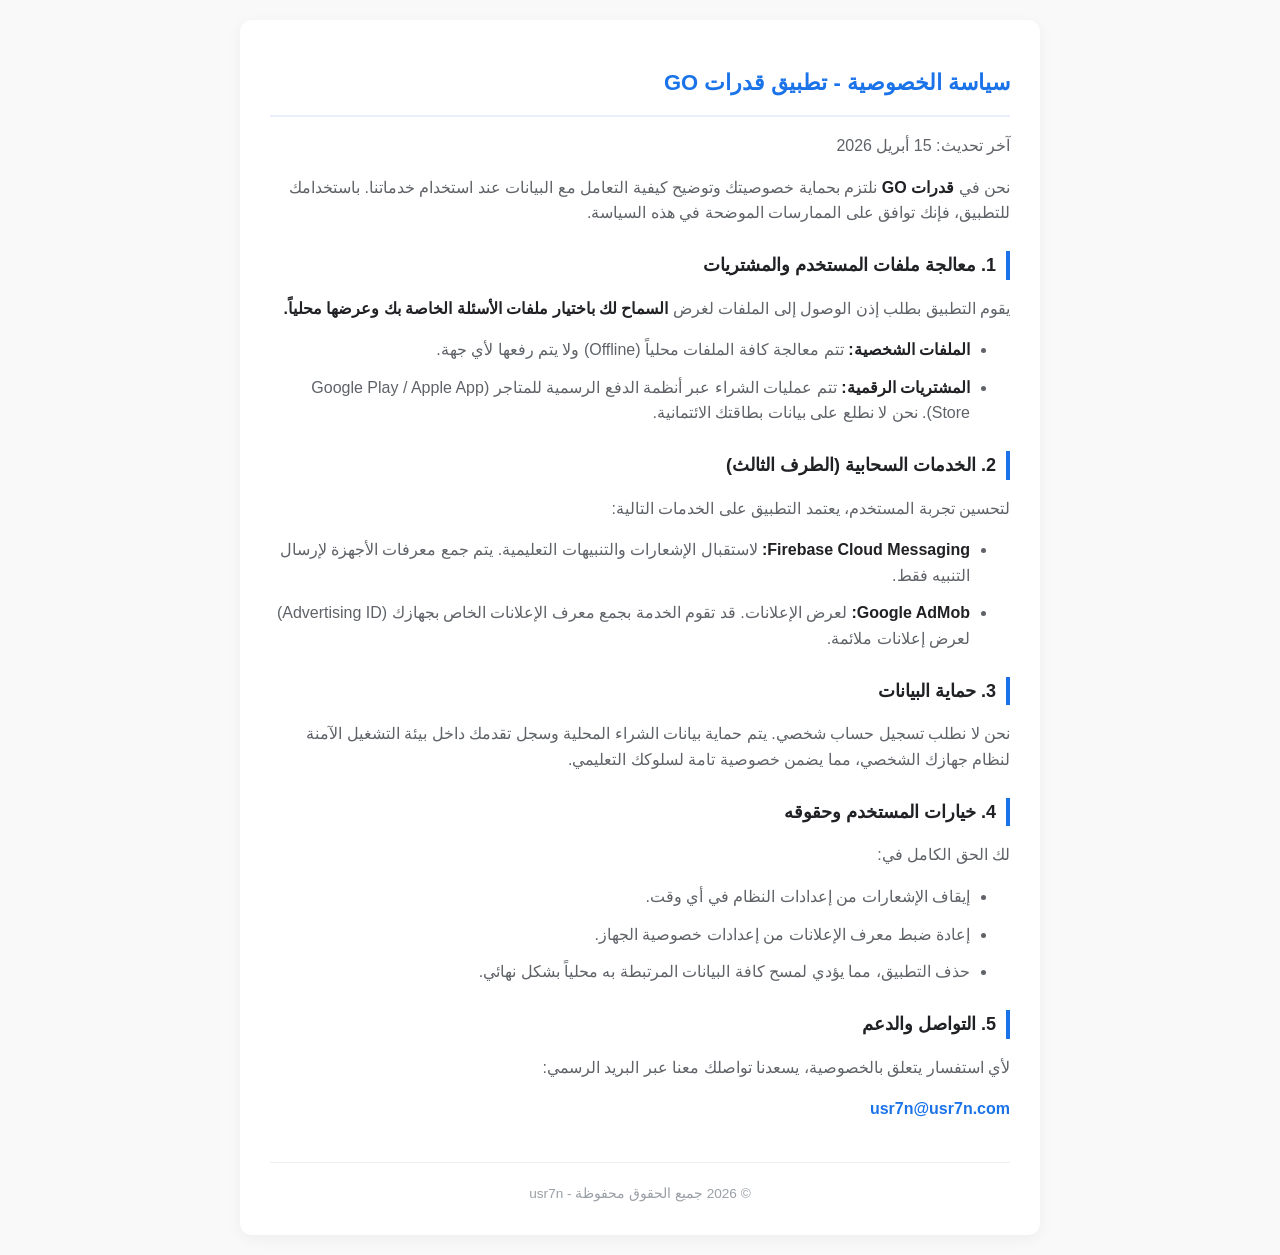
<file: in.html>
<!DOCTYPE html>
<html lang="ar" dir="rtl">
<head>
    <meta charset="UTF-8">
    <meta name="viewport" content="width=device-width, initial-scale=1.0">
    <title>سياسة الخصوصية - قدرات GO</title>
    <style>
        body { font-family: 'Segoe UI', Tahoma, Geneva, Verdana, sans-serif; line-height: 1.6; color: #333; max-width: 800px; margin: 0 auto; padding: 20px; background-color: #f9f9f9; }
        .container { background: #fff; padding: 30px; border-radius: 12px; box-shadow: 0 4px 15px rgba(0,0,0,0.05); }
        h1 { color: #1a73e8; border-bottom: 2px solid #e8f0fe; padding-bottom: 15px; font-size: 22px; }
        h2 { color: #202124; margin-top: 25px; font-size: 18px; border-right: 4px solid #1a73e8; padding-right: 10px; }
        p, li { color: #5f6368; margin-bottom: 12px; }
        strong { color: #202124; }
        .email-link { color: #1a73e8; font-weight: bold; text-decoration: none; }
        .footer { margin-top: 40px; font-size: 0.85em; color: #9aa0a6; text-align: center; border-top: 1px solid #eee; padding-top: 20px; }
    </style>
</head>
<body>

<div class="container">
    <h1>سياسة الخصوصية - تطبيق قدرات GO</h1>
    <p>آخر تحديث: 15 أبريل 2026</p>

    <p>نحن في <strong>قدرات GO</strong> نلتزم بحماية خصوصيتك وتوضيح كيفية التعامل مع البيانات عند استخدام خدماتنا. باستخدامك للتطبيق، فإنك توافق على الممارسات الموضحة في هذه السياسة.</p>

    <h2>1. معالجة ملفات المستخدم والمشتريات</h2>
    <p>يقوم التطبيق بطلب إذن الوصول إلى الملفات لغرض <strong>السماح لك باختيار ملفات الأسئلة الخاصة بك وعرضها محلياً.</strong></p>
    <ul>
        <li><strong>الملفات الشخصية:</strong> تتم معالجة كافة الملفات محلياً (Offline) ولا يتم رفعها لأي جهة.</li>
        <li><strong>المشتريات الرقمية:</strong> تتم عمليات الشراء عبر أنظمة الدفع الرسمية للمتاجر (Google Play / Apple App Store). نحن لا نطلع على بيانات بطاقتك الائتمانية.</li>
    </ul>

    <h2>2. الخدمات السحابية (الطرف الثالث)</h2>
    <p>لتحسين تجربة المستخدم، يعتمد التطبيق على الخدمات التالية:</p>
    <ul>
        <li><strong>Firebase Cloud Messaging:</strong> لاستقبال الإشعارات والتنبيهات التعليمية. يتم جمع معرفات الأجهزة لإرسال التنبيه فقط.</li>
        <li><strong>Google AdMob:</strong> لعرض الإعلانات. قد تقوم الخدمة بجمع معرف الإعلانات الخاص بجهازك (Advertising ID) لعرض إعلانات ملائمة.</li>
    </ul>

    <h2>3. حماية البيانات</h2>
    <p>نحن لا نطلب تسجيل حساب شخصي. يتم حماية بيانات الشراء المحلية وسجل تقدمك داخل بيئة التشغيل الآمنة لنظام جهازك الشخصي، مما يضمن خصوصية تامة لسلوكك التعليمي.</p>

    <h2>4. خيارات المستخدم وحقوقه</h2>
    <p>لك الحق الكامل في:</p>
    <ul>
        <li>إيقاف الإشعارات من إعدادات النظام في أي وقت.</li>
        <li>إعادة ضبط معرف الإعلانات من إعدادات خصوصية الجهاز.</li>
        <li>حذف التطبيق، مما يؤدي لمسح كافة البيانات المرتبطة به محلياً بشكل نهائي.</li>
    </ul>

    <h2>5. التواصل والدعم</h2>
    <p>لأي استفسار يتعلق بالخصوصية، يسعدنا تواصلك معنا عبر البريد الرسمي:</p>
    <p><a href="mailto:usr7n@usr7n.com" class="email-link">usr7n@usr7n.com</a></p>

    <div class="footer">
        &copy; 2026 جميع الحقوق محفوظة - usr7n
    </div>
</div>

</body>
</html>
</file>
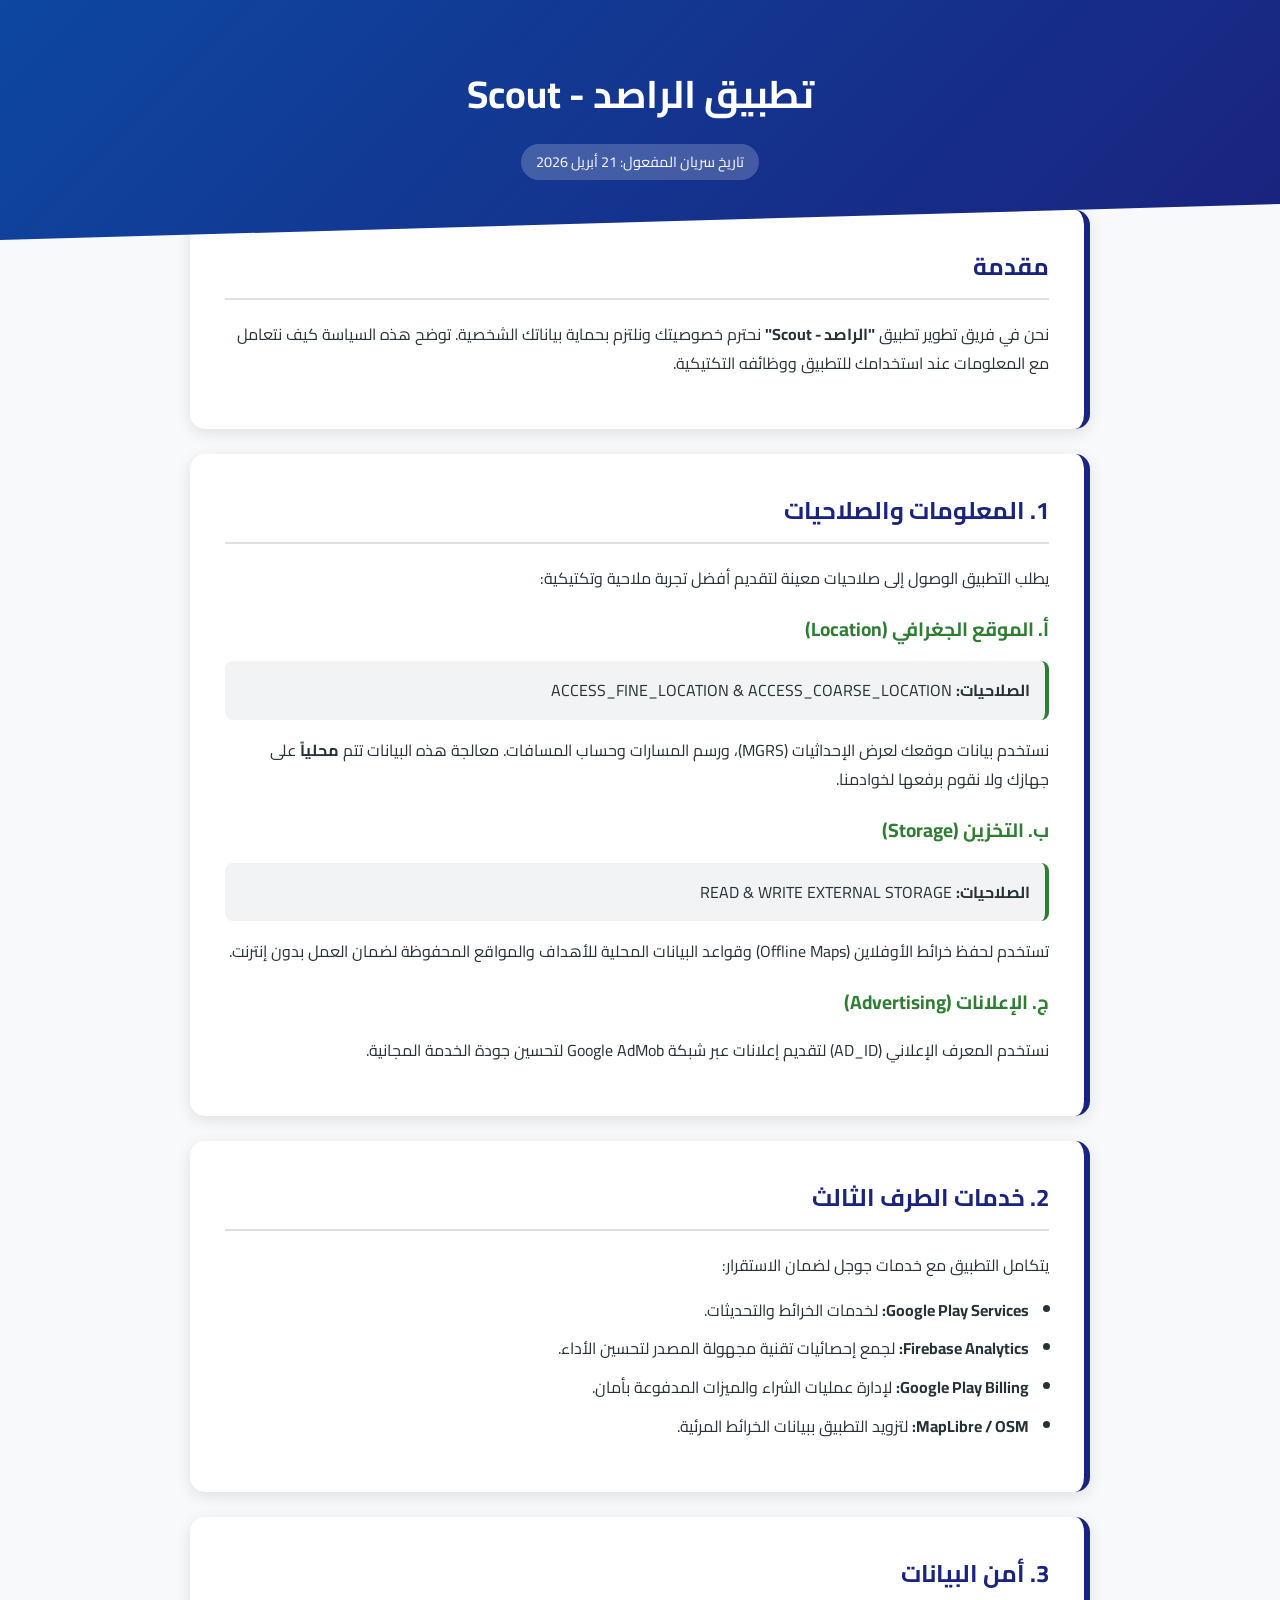
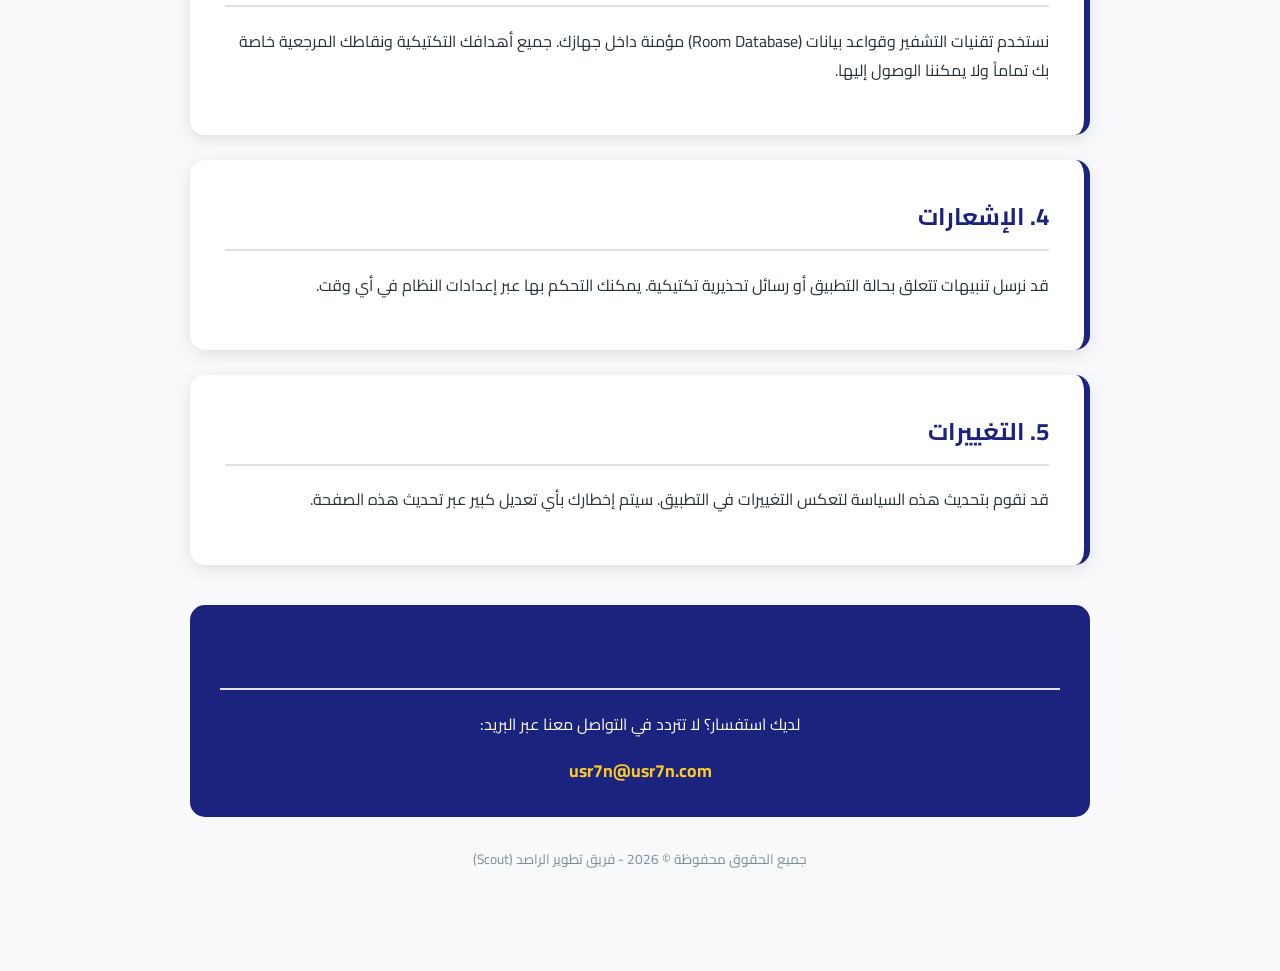
<file: p2.html>
<!DOCTYPE html>
<html lang="ar" dir="rtl">
<head>
    <meta charset="UTF-8">
    <meta name="viewport" content="width=device-width, initial-scale=1.0">
    <title>سياسة الخصوصية - تطبيق الراصد Scout</title>
    <link href="https://fonts.googleapis.com/css2?family=Cairo:wght@400;700&display=swap" rel="stylesheet">
    <style>
        :root {
            --primary-color: #1a237e; /* أزرق تكتيكي */
            --accent-color: #2e7d32;  /* أخضر عسكري */
            --bg-color: #f8f9fa;
            --text-color: #263238;
            --card-shadow: 0 4px 15px rgba(0,0,0,0.1);
        }

        body {
            font-family: 'Cairo', sans-serif;
            background-color: var(--bg-color);
            color: var(--text-color);
            margin: 0;
            padding: 0;
            line-height: 1.8;
        }

        header {
            background: linear-gradient(135deg, #0d47a1 0%, #1a237e 100%);
            color: white;
            padding: 60px 20px;
            text-align: center;
            clip-path: polygon(0 0, 100% 0, 100% 85%, 0% 100%);
        }

        .container {
            max-width: 900px;
            margin: -50px auto 50px;
            padding: 20px;
        }

        .card {
            background: white;
            border-radius: 15px;
            padding: 35px;
            margin-bottom: 25px;
            box-shadow: var(--card-shadow);
            border-right: 6px solid var(--primary-color);
        }

        h1 { margin: 0; font-size: 2.4rem; font-weight: 700; }
        h2 { color: var(--primary-color); border-bottom: 2px solid #e0e0e0; padding-bottom: 10px; margin-top: 0; }
        h3 { color: var(--accent-color); font-size: 1.2rem; margin-bottom: 10px; }

        .date-label {
            background: rgba(255,255,255,0.2);
            padding: 5px 15px;
            border-radius: 20px;
            font-size: 0.9rem;
            display: inline-block;
            margin-top: 15px;
        }

        ul { padding-right: 20px; }
        li { margin-bottom: 10px; }

        .permission-box {
            background: #f1f3f4;
            padding: 15px;
            border-radius: 8px;
            border-right: 4px solid var(--accent-color);
            margin: 15px 0;
        }

        .contact-section {
            background: #1a237e;
            color: white;
            text-align: center;
            padding: 30px;
            border-radius: 15px;
            margin-top: 40px;
        }

        .contact-section a {
            color: #ffca28;
            text-decoration: none;
            font-weight: bold;
            font-size: 1.1rem;
        }

        footer {
            text-align: center;
            padding: 30px;
            color: #78909c;
            font-size: 0.85rem;
        }

        @media (max-width: 600px) {
            h1 { font-size: 1.8rem; }
            .container { margin-top: 20px; }
            .card { padding: 20px; }
        }
    </style>
</head>
<body>

<header>
    <h1>تطبيق الراصد - Scout</h1>
    <div class="date-label">تاريخ سريان المفعول: 21 أبريل 2026</div>
</header>

<div class="container">
    
    <div class="card">
        <h2>مقدمة</h2>
        <p>نحن في فريق تطوير تطبيق <b>"الراصد - Scout"</b> نحترم خصوصيتك ونلتزم بحماية بياناتك الشخصية. توضح هذه السياسة كيف نتعامل مع المعلومات عند استخدامك للتطبيق ووظائفه التكتيكية.</p>
    </div>

    <div class="card">
        <h2>1. المعلومات والصلاحيات</h2>
        <p>يطلب التطبيق الوصول إلى صلاحيات معينة لتقديم أفضل تجربة ملاحية وتكتيكية:</p>
        
        <h3>أ. الموقع الجغرافي (Location)</h3>
        <div class="permission-box">
            <b>الصلاحيات:</b> ACCESS_FINE_LOCATION & ACCESS_COARSE_LOCATION
        </div>
        <p>نستخدم بيانات موقعك لعرض الإحداثيات (MGRS)، ورسم المسارات وحساب المسافات. معالجة هذه البيانات تتم <b>محلياً</b> على جهازك ولا نقوم برفعها لخوادمنا.</p>

        <h3>ب. التخزين (Storage)</h3>
        <div class="permission-box">
            <b>الصلاحيات:</b> READ & WRITE EXTERNAL STORAGE
        </div>
        <p>تستخدم لحفظ خرائط الأوفلاين (Offline Maps) وقواعد البيانات المحلية للأهداف والمواقع المحفوظة لضمان العمل بدون إنترنت.</p>

        <h3>ج. الإعلانات (Advertising)</h3>
        <p>نستخدم المعرف الإعلاني (AD_ID) لتقديم إعلانات عبر شبكة Google AdMob لتحسين جودة الخدمة المجانية.</p>
    </div>

    <div class="card">
        <h2>2. خدمات الطرف الثالث</h2>
        <p>يتكامل التطبيق مع خدمات جوجل لضمان الاستقرار:</p>
        <ul>
            <li><b>Google Play Services:</b> لخدمات الخرائط والتحديثات.</li>
            <li><b>Firebase Analytics:</b> لجمع إحصائيات تقنية مجهولة المصدر لتحسين الأداء.</li>
            <li><b>Google Play Billing:</b> لإدارة عمليات الشراء والميزات المدفوعة بأمان.</li>
            <li><b>MapLibre / OSM:</b> لتزويد التطبيق ببيانات الخرائط المرئية.</li>
        </ul>
    </div>

    <div class="card">
        <h2>3. أمن البيانات</h2>
        <p>نستخدم تقنيات التشفير وقواعد بيانات (Room Database) مؤمنة داخل جهازك. جميع أهدافك التكتيكية ونقاطك المرجعية خاصة بك تماماً ولا يمكننا الوصول إليها.</p>
    </div>

    <div class="card">
        <h2>4. الإشعارات</h2>
        <p>قد نرسل تنبيهات تتعلق بحالة التطبيق أو رسائل تحذيرية تكتيكية. يمكنك التحكم بها عبر إعدادات النظام في أي وقت.</p>
    </div>

    <div class="card">
        <h2>5. التغييرات</h2>
        <p>قد نقوم بتحديث هذه السياسة لتعكس التغييرات في التطبيق. سيتم إخطارك بأي تعديل كبير عبر تحديث هذه الصفحة.</p>
    </div>

    <div class="contact-section">
        <h2>اتصل بنا</h2>
        <p>لديك استفسار؟ لا تتردد في التواصل معنا عبر البريد:</p>
        <a href="mailto:usr7n@usr7n.com">usr7n@usr7n.com</a>
    </div>

    <footer>
        جميع الحقوق محفوظة &copy; 2026 - فريق تطوير الراصد (Scout)
    </footer>
</div>

</body>
</html>
</file>
